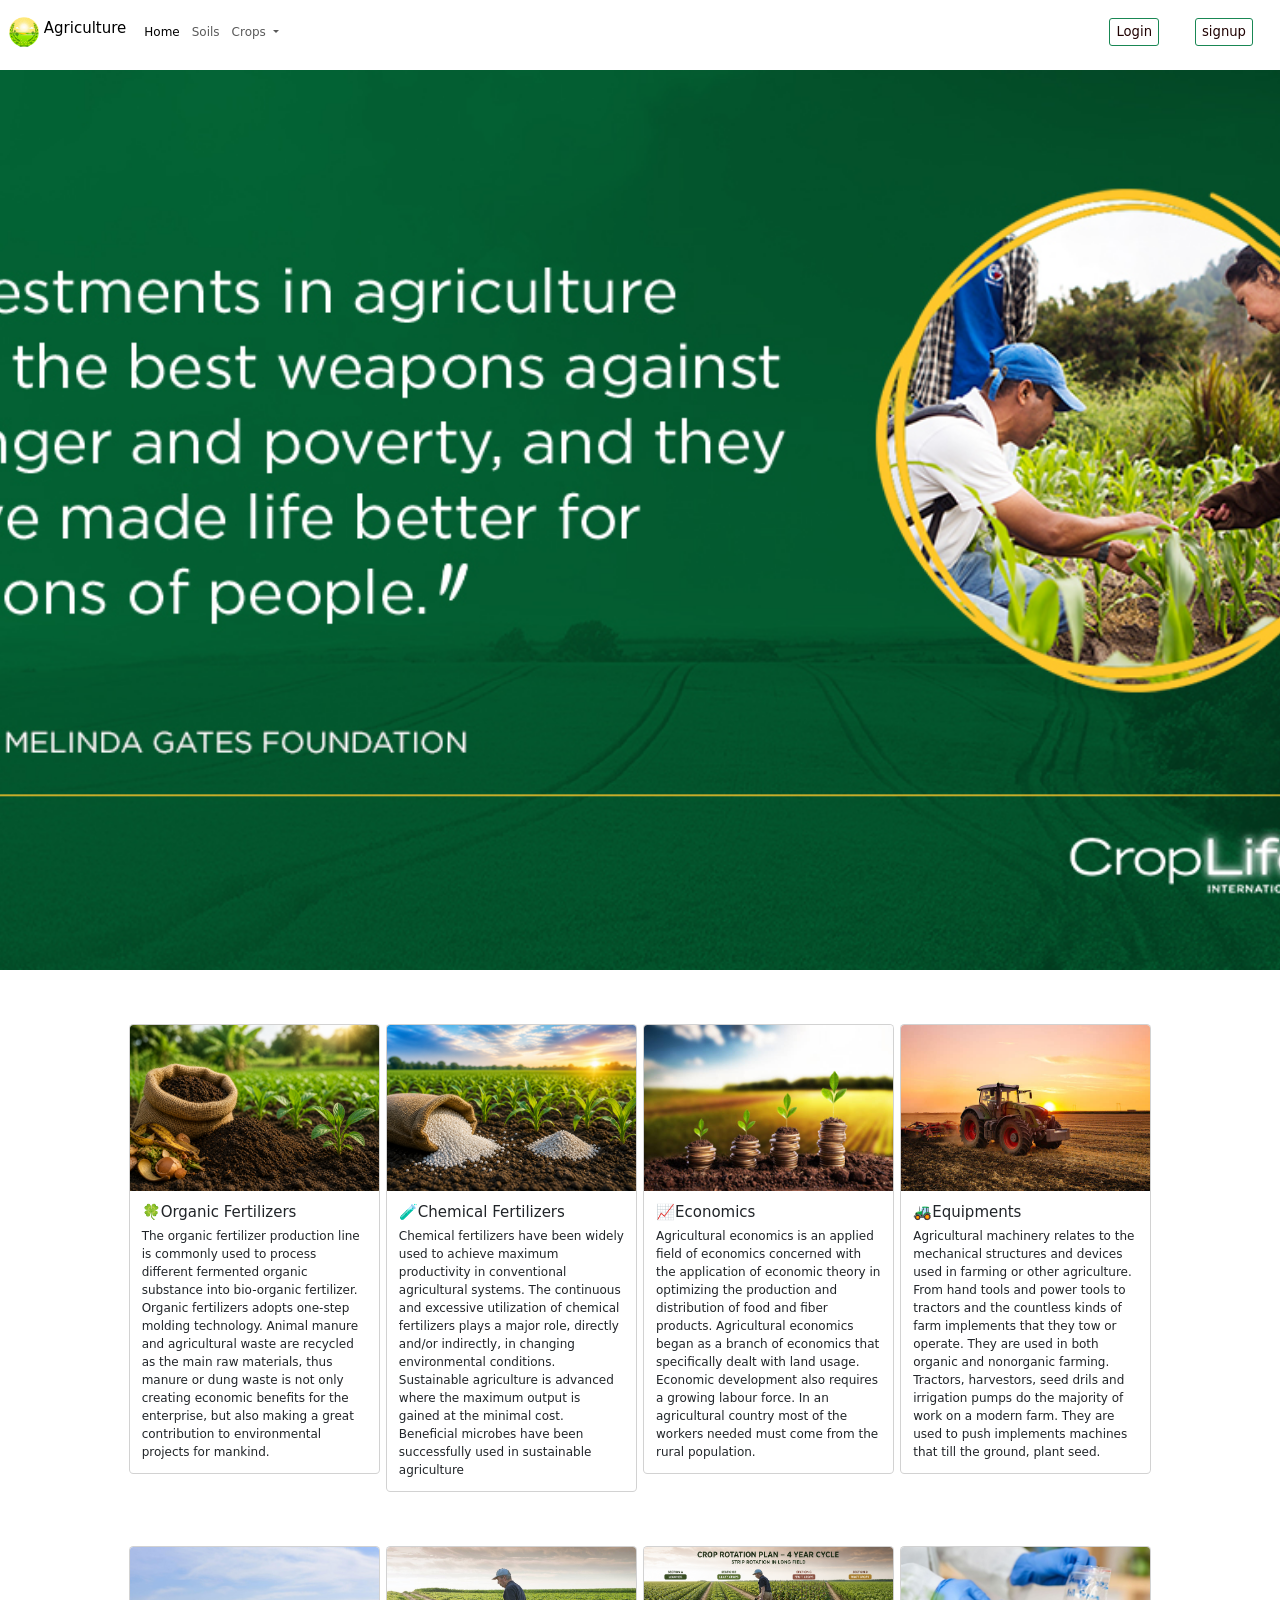
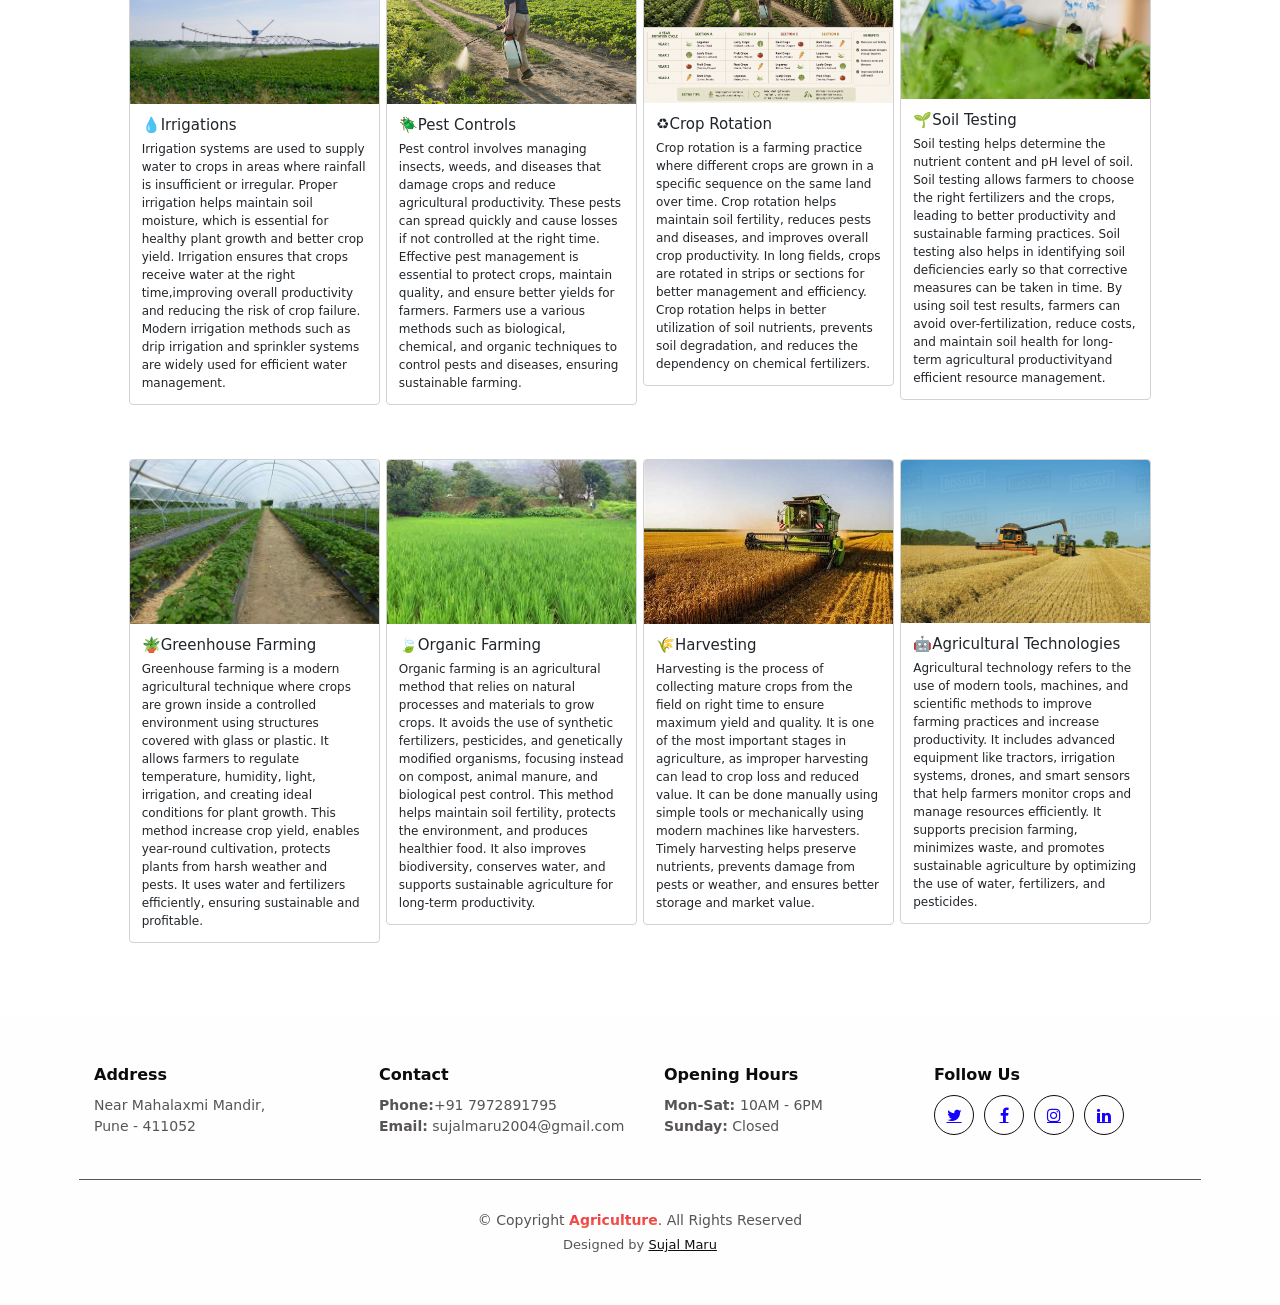
<file: index.html>
<!doctype html>
<html lang="en">

<head>
  <!-- Required meta tags -->
  <meta charset="utf-8">
  <meta name="viewport" content="width=device-width, initial-scale=1">
  <link rel="stylesheet" href="home.css">
  <link rel="stylesheet" href="https://cdnjs.cloudflare.com/ajax/libs/font-awesome/4.7.0/css/font-awesome.min.css">


  <!-- Bootstrap CSS -->
  <link href="https://cdn.jsdelivr.net/npm/bootstrap@5.0.2/dist/css/bootstrap.min.css" rel="stylesheet" integrity="sha384-EVSTQN3/azprG1Anm3QDgpJLIm9Nao0Yz1ztcQTwFspd3yD65VohhpuuCOmLASjC" crossorigin="anonymous">
  <style>
    @import url('https://fonts.googleapis.com/css2?family=Fredoka+One&family=Merriweather&family=Montserrat&family=Nunito:wght@200;300;400;600;700&family=Readex+Pro&family=Sacramento&display=swap');
  </style>
  <title> Smart Agro Portal</title>
</head>
<body>
  <nav class="navbar navbar-expand-lg navbar-light bg-">
    <div class="container-fluid">
      <a class="navbar-brand" href="#">
        <img src="Image/agrilogo.png" width="30px" height="30px" class="d-inline-block align-top" alt="">
          Agriculture
      </a>
      <div class="collapse navbar-collapse" id="navbarSupportedContent">
        <ul class="navbar-nav me-auto mb-2 mb-lg-0">
          <li class="nav-item">
            <a class="nav-link active" aria-current="page" href="index.html">Home</a>
          </li>
          <li class="nav-item">
            <a class="nav-link" href="Soil.html">Soils</a>
          </li>
          <li class="nav-item dropdown">
            <a class="nav-link dropdown-toggle" href="" id="navbarDropdown" role="button"
              data-bs-toggle="dropdown" aria-expanded="false">
              Crops
            </a>
            <ul class="dropdown-menu" aria-labelledby="navbarDropdown">
              <li><a id="Sugarcane" class="dropdown-item" href="sugarcane.html">Sugarcane</a></li>
              <li><a id="Wheat" class="dropdown-item" href="wheat.html">Wheat</a></li>
              <li><a id="rice" class="dropdown-item" href="rice.html">Rice</a></li>
              <li><a id="cotton" class="dropdown-item" href="cotton.html">Cotton</a></li>
              <li><a id="maize" class="dropdown-item" href="maize.html">Maize</a></li>
              <li><a id="tea" class="dropdown-item" href="tea.html">Tea</a></li>
            </ul>
          </li>
        </ul>
        <form class="d-flex">
          <button id="login" class="btn btn-outline-success mx-4 btn-sm" type="submit">
            <a href="php/login.php">Login</a></button>
          <button id="signup" class="btn btn-outline-success mx-4 btn-sm" type="submit">
            <a href="php/register.php">signup</a></button>
        </form>
      </div>
    </div>
  </nav>
      <h1 id="heading"><span></span></h1>
      <!--img src="index.jpg" class="img-fluid"--> 
    </div>
    
    <div class="CSSgal">

      <!-- Don't wrap targets in parent -->
      <s id="s1"></s> 
      <s id="s2"></s>
      <s id="s3"></s>
    
      <div class="slider">
        <div style="background-image: url('Image/image1.jpg');">
          <h2></h2>
        </div>
        <div style="background-image:url('Image/image2.jpg');">
          <h2></h2>
        </div>
        <div style="background-image:url('Image/image3.jpg');">
          <h2></h2>
        </div>
       
      </div>
      
      <div class="prevNext">
        <div><a href="#s1"></a><a href="#s2"></a></div>
        <div><a href="#s2"></a><a href="#s3"></a></div>
        <div><a href="#s3"></a><a href="#s1"></a></div>
        
      </div>
    
      <div class="bullets">
        <a href="#s1"></a>
        <a href="#s2"></a>
        <a href="#s3"></a>
        
      </div>
    
    </div>

<br>
<br>
<br>

 <div class="row row-cols-1 row-cols-md-5 justify-content-center g-2 hover-zoom">
   <div class="col">
     <div class="card">
       <img src="Image/fertilizer.png" class="card-img-top"  alt="...">
       <div class="card-body">
         <h5 class="card-title">🍀Organic Fertilizers</h5>
         <p class="card-text">The organic fertilizer production line is commonly used to process 
          different fermented organic substance into bio-organic fertilizer. Organic fertilizers 
          adopts one-step molding technology. Animal manure and agricultural waste are recycled 
          as the main raw materials, thus manure or dung waste is not only creating economic benefits 
          for the enterprise, but also making a great contribution to environmental projects for mankind.</p>
       </div>
     </div>
   </div>
   <div class="col">
     <div class="card">
       <img src="Image/chemical.png" class="card-img-top" alt="...">
       <div class="card-body">
         <h5 class="card-title">🧪Chemical Fertilizers</h5>
         <p class="card-text">Chemical fertilizers have been widely used to achieve maximum productivity 
          in conventional agricultural systems. The continuous and excessive utilization of chemical 
          fertilizers plays a major role, directly and/or indirectly, in changing environmental conditions.
          Sustainable agriculture is advanced where the maximum output is gained at the minimal cost. 
          Beneficial microbes have been successfully used in sustainable agriculture</p>
       </div>
     </div>
   </div>
   <div class="col">
     <div class="card">
       <img src="Image/card3.jpg" class="card-img-top" alt="...">
       <div class="card-body">
         <h5 class="card-title">📈Economics</h5>
         <p class="card-text">Agricultural economics is an applied field of economics concerned with the 
          application of economic theory in optimizing the production and distribution of food and fiber 
          products. Agricultural economics began as a branch of economics that specifically dealt with 
          land usage. Economic development also requires a growing labour force. In an agricultural 
          country most of the workers needed must come from the rural population.</p>
       </div>
     </div>
   </div>
   <div class="col">
     <div class="card">
       <img src="Image/card4.jpg" class="card-img-top" alt="...">
       <div class="card-body">
         <h5 class="card-title">🚜Equipments</h5>
         <p class="card-text">Agricultural machinery relates to the mechanical structures and devices used 
          in farming or other agriculture. From hand tools and power tools to tractors and the countless 
          kinds of farm implements that they tow or operate. They are used in both organic and 
          nonorganic farming. Tractors, harvestors, seed drils and irrigation pumps do the majority 
          of work on a modern farm. They are used to push implements machines that till the ground,
          plant seed.</p>
       </div>
     </div>
   </div>
 </div>

 <br>
 <br>
 <br>

  <div class="row row-cols-1 row-cols-md-5 justify-content-center g-2 hover-zoom">
    <div class="col">
      <div class="card">
        <img src="Image/irrigation.jpg" class="card-img-top"  alt="...">
        <div class="card-body">
         <h5 class="card-title">💧Irrigations</h5>
         <p class="card-text">Irrigation systems are used to supply water to crops in areas 
          where rainfall is insufficient or irregular. Proper irrigation helps maintain soil moisture, 
          which is essential for healthy plant growth and better crop yield. Irrigation ensures that crops 
          receive water at the right time,improving overall productivity and reducing the risk of crop 
          failure. Modern irrigation methods such as drip irrigation and sprinkler systems are widely used 
          for efficient water management.</p>
        </div>
      </div>
    </div>
  <div class="col">
     <div class="card">
       <img src="Image/pest control.jpg" class="card-img-top" alt="...">
       <div class="card-body">
         <h5 class="card-title">🪲Pest Controls</h5>
         <p class="card-text">Pest control involves managing insects, weeds, and diseases that damage 
          crops and reduce agricultural productivity. These pests can spread quickly and cause losses if 
          not controlled at the right time. Effective pest management is essential to protect crops, maintain 
          quality, and ensure better yields for farmers. Farmers use a various methods such as biological, 
          chemical, and organic techniques to control pests and diseases, ensuring sustainable farming. </p>
       </div>
     </div>
   </div>
  <div class="col">
     <div class="card">
       <img src="Image/crop rotation.png" class="card-img-top" alt="...">
       <div class="card-body">
         <h5 class="card-title">♻️Crop Rotation</h5>
         <p class="card-text">Crop rotation is a farming practice where different crops are grown in a 
          specific sequence on the same land over time. Crop rotation helps maintain soil fertility, 
          reduces pests and diseases, and improves overall crop productivity. In long fields, crops 
          are rotated in strips or sections for better management and efficiency. Crop rotation helps in 
          better utilization of soil nutrients, prevents soil degradation, and reduces the dependency 
          on chemical fertilizers.</p>
       </div>
     </div>
   </div>
  <div class="col">
     <div class="card">
       <img src="Image/soil testing.jpg" class="card-img-top" alt="...">
       <div class="card-body">
         <h5 class="card-title">🌱Soil Testing</h5>
         <p class="card-text">Soil testing helps determine the nutrient content and pH level of soil. 
          Soil testing allows farmers to choose the right fertilizers and the crops, leading to better 
          productivity and sustainable farming practices. Soil testing also helps in identifying soil 
          deficiencies early so that corrective measures can be taken in time. By using soil test results, 
          farmers can avoid over-fertilization, reduce costs, and maintain soil health for long-term 
          agricultural productivityand efficient resource management.</p>
       </div>
     </div>
   </div>
</div>


<br>
<br>
<br>

<div class="row row-cols-1 row-cols-md-5 justify-content-center g-2 hover-zoom">
  <div class="col">
     <div class="card">
       <img src="Image/greenhouse.jpg" class="card-img-top"  alt="...">
       <div class="card-body">
         <h5 class="card-title">🪴Greenhouse Farming</h5>
         <p class="card-text">Greenhouse farming is a modern agricultural technique where crops are grown 
          inside a controlled environment using structures covered with glass or plastic. It allows farmers 
          to regulate temperature, humidity, light, irrigation, and creating ideal conditions for plant growth.
          This method increase crop yield, enables year-round cultivation, protects plants from harsh 
          weather and pests. It uses water and fertilizers efficiently, ensuring sustainable and profitable.</p>
       </div>
     </div>
   </div>
   <div class="col">
     <div class="card">
       <img src="Image/organic.jpg" class="card-img-top"  alt="...">
       <div class="card-body">
         <h5 class="card-title">🍃Organic Farming</h5>
         <p class="card-text">Organic farming is an agricultural method that relies on natural processes 
          and materials to grow crops. It avoids the use of synthetic fertilizers, pesticides, and 
          genetically modified organisms, focusing instead on compost, animal manure, and biological pest 
          control. This method helps maintain soil fertility, protects the environment, and produces 
          healthier food. It also improves biodiversity, conserves water, and supports 
          sustainable agriculture for long-term productivity.</p>
       </div>
     </div>
   </div>
   <div class="col">
     <div class="card">
       <img src="Image/harvesting.jpg" class="card-img-top"  alt="...">
       <div class="card-body">
         <h5 class="card-title">🌾Harvesting</h5>
         <p class="card-text">Harvesting is the process of collecting mature crops from the field on
          right time to ensure maximum yield and quality. It is one of the most important stages in 
          agriculture, as improper harvesting can lead to crop loss and reduced value. It can be 
          done manually using simple tools or mechanically using modern machines like harvesters. 
          Timely harvesting helps preserve nutrients, prevents damage from pests or weather, and ensures 
          better storage and market value.</p>
       </div>
     </div>
   </div>
   <div class="col">
     <div class="card">
       <img src="Image/agrotech.jpg" class="card-img-top"  alt="...">
       <div class="card-body">
         <h5 class="card-title">🤖Agricultural Technologies</h5>
         <p class="card-text">Agricultural technology refers to the use of modern tools, machines, and 
          scientific methods to improve farming practices and increase productivity. It includes advanced 
          equipment like tractors, irrigation systems, drones, and smart sensors that help farmers monitor 
          crops and manage resources efficiently. It supports precision farming, minimizes waste, and promotes sustainable agriculture by 
          optimizing the use of water, fertilizers, and pesticides.</p>
       </div>
     </div>
   </div>
</div>

<br>
<br>
<br>
<br>

 <footer id="footer" class="footer">

   <div class="container">
     <div class="row gy-3">
       <div class="col-lg-3 col-md-6 d-flex">
         <i class="bi bi-geo-alt icon"></i>
         <div>
           <h4>Address</h4>
           <p>
             Near Mahalaxmi Mandir,
             <br>Pune - 411052<br>
           </p>
         </div>

       </div>

       <div class="col-lg-3 col-md-6 footer-links d-flex">
         <i class="bi bi-telephone icon"></i>
         <div>
           <h4>Contact</h4>
           <p>
             <strong>Phone:</strong>+91 7972891795<br>
             <strong>Email:</strong> sujalmaru2004@gmail.com<br>
           </p>
         </div>
       </div>

       <div class="col-lg-3 col-md-6 footer-links d-flex">
         <i class="bi bi-clock icon"></i>
         <div>
           <h4>Opening Hours</h4>
           <p>
             <strong>Mon-Sat: </strong>10AM - 6PM<br>
             <strong>Sunday:</strong>  Closed
           </p>
         </div>
       </div>

       <div class="col-lg-3 col-md-6 footer-links">
         <h4>Follow Us</h4>
         <div class="social-links d-flex">
           <a href="#" class="twitter"><i class="fa fa-twitter"></i></a>
           <a href="#" class="facebook"><i class="fa fa-facebook"></i></a>
           <a href="#" class="instagram"><i class="fa fa-instagram"></i></a>
           <a href="#" class="linkedin"><i class="fa fa-linkedin"></i></a>
         </div>
       </div>

     </div>
   </div>

   <div class="container">
     <div class="copyright">
       &copy; Copyright <strong><span>Agriculture</span></strong>. All Rights Reserved
     </div>
     <div class="credits">
       <!-- All the links in the footer should remain intact. -->
       <!-- You can delete the links only if you purchased the pro version. -->
       <!-- Licensing information: https://bootstrapmade.com/license/ -->
       <!-- Purchase the pro version with working PHP/AJAX contact form: https://bootstrapmade.com/yummy-bootstrap-restaurant-website-template/ -->
       Designed by <a href="https://bootstrapmade.com/">Sujal Maru</a>
     </div>
   </div>

 </footer>

 <script src="https://cdn.jsdelivr.net/npm/@popperjs/core@2.9.2/dist/umd/popper.min.js" integrity="sha384-IQsoLXl5PILFhosVNubq5LC7Qb9DXgDA9i+tQ8Zj3iwWAwPtgFTxbJ8NT4GN1R8p" crossorigin="anonymous"></script>
   <script src="https://cdn.jsdelivr.net/npm/bootstrap@5.0.2/dist/js/bootstrap.min.js" integrity="sha384-cVKIPhGWiC2Al4u+LWgxfKTRIcfu0JTxR+EQDz/bgldoEyl4H0zUF0QKbrJ0EcQF" crossorigin="anonymous"></script>



</body>

</html>
</file>
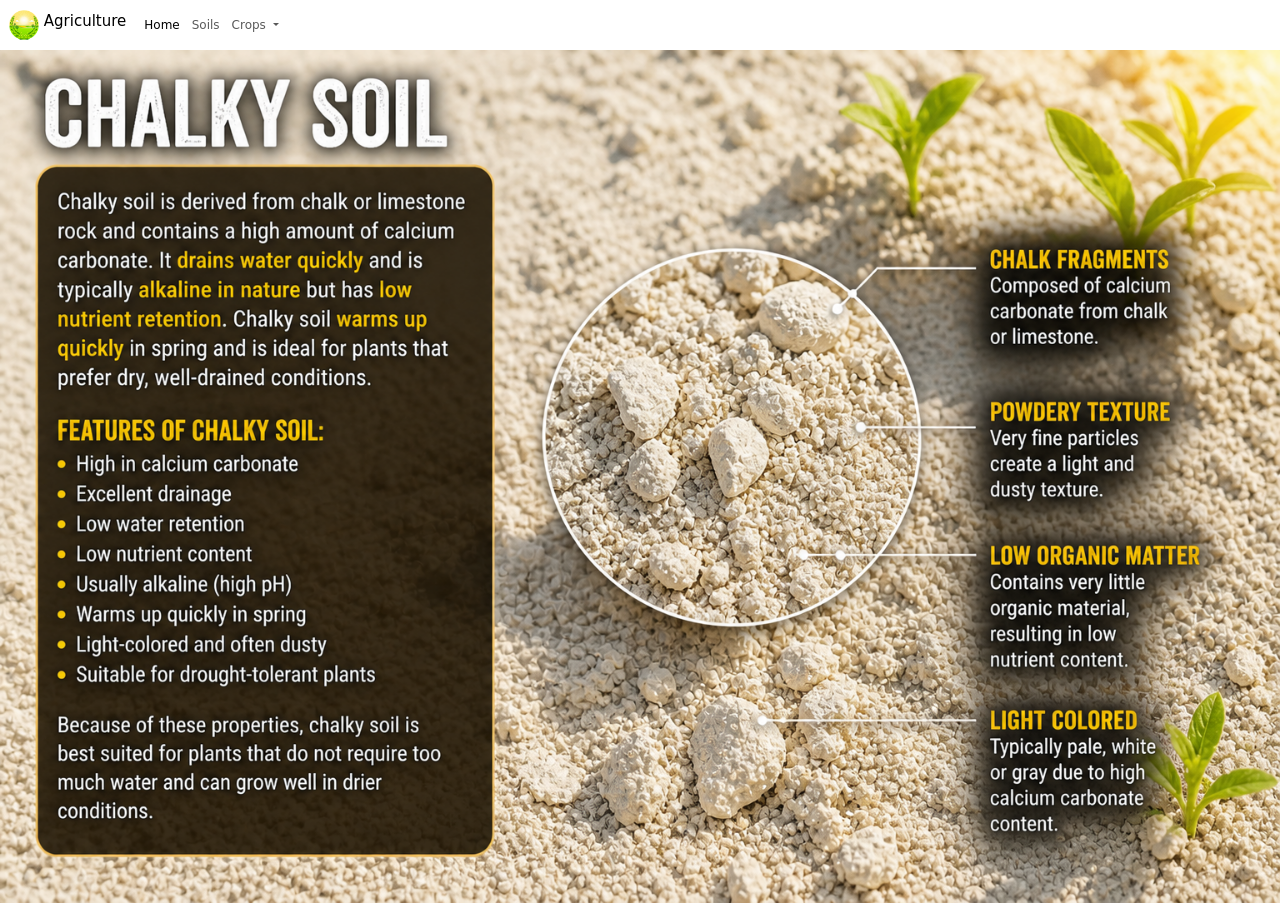
<file: chalkysoil.html>
<!DOCTYPE html>
<html lang="en">

<head>
    <meta charset="UTF-8">
    <meta http-equiv="X-UA-Compatible" content="IE=edge">
    <meta name="viewport" content="width=device-width, initial-scale=1.0">
    <title>Smart Agro Portal</title>
    <link rel="stylesheet" href="loamy.css">
    <link href="https://cdn.jsdelivr.net/npm/bootstrap@5.0.2/dist/css/bootstrap.min.css" rel="stylesheet" integrity="sha384-EVSTQN3/azprG1Anm3QDgpJLIm9Nao0Yz1ztcQTwFspd3yD65VohhpuuCOmLASjC" crossorigin="anonymous">
  <style>
    @import url('https://fonts.googleapis.com/css2?family=Fredoka+One&family=Merriweather&family=Montserrat&family=Nunito:wght@200;300;400;600;700&family=Readex+Pro&family=Sacramento&display=swap');
  </style>
</head>

<body>
    <section>
        <nav class="navbar navbar-expand-lg navbar-light bg-">
            <div class="container-fluid">
              <a class="navbar-brand" href="#">
                <img src="Image/agrilogo.png" width="30px" height="30px" class="d-inline-block align-top" alt="">
                  Agriculture
              </a>
              <div class="collapse navbar-collapse" id="navbarSupportedContent">
                <ul class="navbar-nav me-auto mb-2 mb-lg-0">
                  <li class="nav-item">
                    <a class="nav-link active" aria-current="page" href="index.html">Home</a>
                  </li>
                  <li class="nav-item">
                    <a class="nav-link" href="Soil.html">Soils</a>
                  </li>
                  <li class="nav-item dropdown">
                    <a class="nav-link dropdown-toggle" href="" id="navbarDropdown" role="button"
                      data-bs-toggle="dropdown" aria-expanded="false">
                      Crops
                    </a>
                    <ul class="dropdown-menu" aria-labelledby="navbarDropdown">
                      <li><a id="Sugarcane" class="dropdown-item" href="sugarcane.html">Sugarcane</a></li>
                      <li><a id="Wheat" class="dropdown-item" href="wheat.html">Wheat</a></li>
                      <li><a id="rice" class="dropdown-item" href="rice.html">Rice</a></li>
                      <li><a id="cotton" class="dropdown-item" href="cotton.html">Cotton</a></li>
                      <li><a id="maize" class="dropdown-item" href="maize.html">Maize</a></li>
                      <li><a id="tea" class="dropdown-item" href="tea.html">Tea</a></li>
                    </ul>
                  </li>
                </ul>
                <!--form class="d-flex">
                  <button id="login" class="btn btn-outline-success mx-4 btn-sm" type="submit"><a
                      href="home.html">Register</a></button>
                  <button id="signup" class="btn btn-outline-success mx-4 btn-sm" type="submit"><a
                      href="signup.html">Signup</a></button>
                </form-->
              </div>
            </div>
          </nav>
          </section>
    <section>
        <div class="loamysoil">
            <img class="backgrimg" src="Image/soil/chalkysoil.png" alt="">
            <!-- <div class="centered"> These soils are mainly composed of sand (greater than 70%) with very little clay
                (less than 15%) and/or silt. They generally hold low quantities of organic matter. The soil texture is
                either a sand or loamy sand. Because these soils contain very little clay or organic matter they tend to
                be very weakly structured. They are comparatively easy to work. No natural restructuring takes place on
                these soils so any compaction has to be removed using mechanical cultivations. As sand is inert with
                little surface bonding on particles the cation exchange capacity of these soils is very low. Due to the
                large particle size of sand they contain a large number of macropores which tend to contain air rather
                than water.
                Sandy soils can be worked relatively easily at any time, even in wet weather.
                They are normally free-draining, but some drains may be required where there is clay or other impervious
                material underneath, or a high water table.
                These soils are droughty as they have a very low available water capacity. For some crops irrigation is
                required. 
            </div> -->
        </div>
    </section>

<script src="https://cdn.jsdelivr.net/npm/bootstrap@5.1.3/dist/js/bootstrap.bundle.min.js"
  integrity="sha384-ka7Sk0Gln4gmtz2MlQnikT1wXgYsOg+OMhuP+IlRH9sENBO0LRn5q+8nbTov4+1p" crossorigin="anonymous"></script>


</body>
</html>
</file>
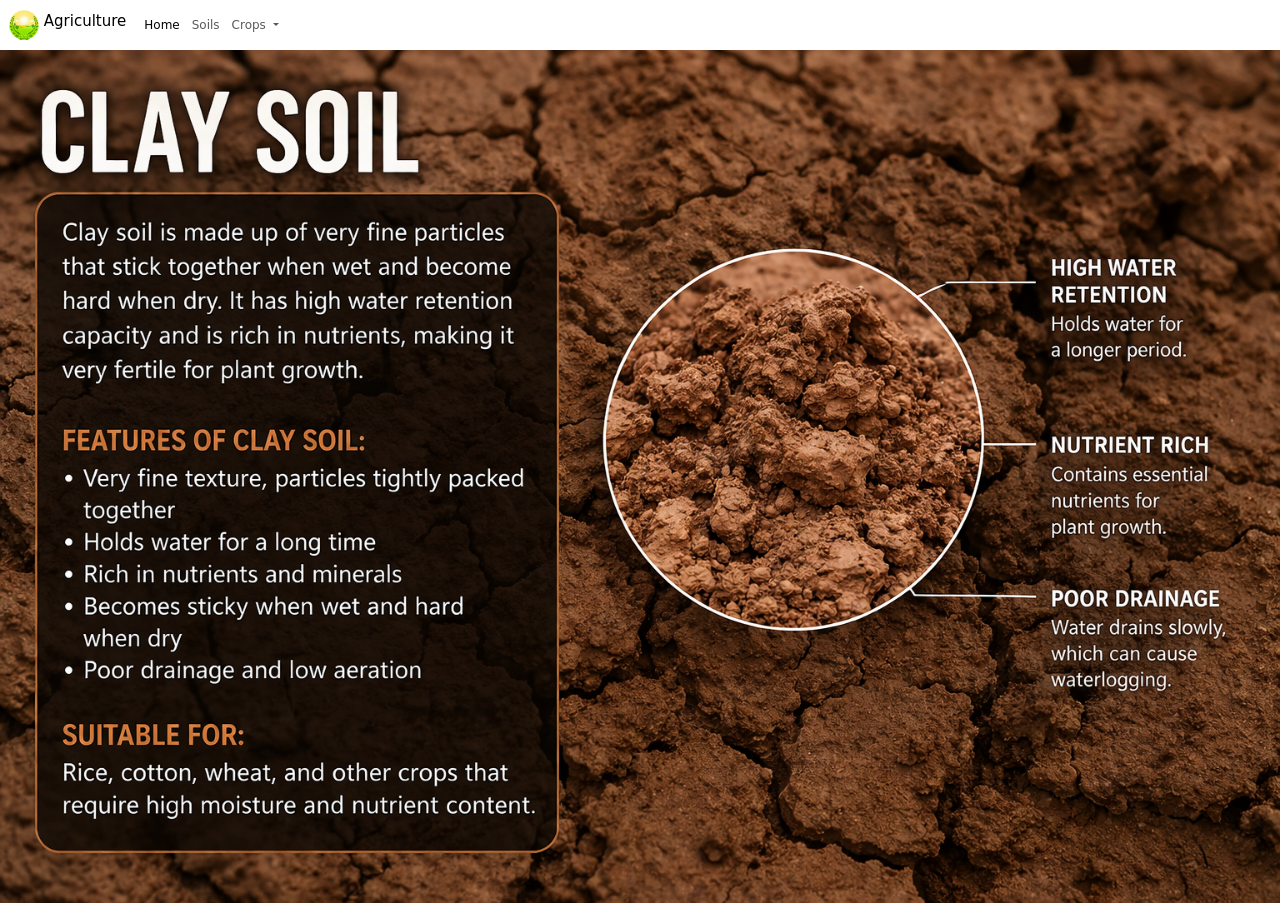
<file: claysoil.html>
<!DOCTYPE html>
<html lang="en">

<head>
    <meta charset="UTF-8">
    <meta http-equiv="X-UA-Compatible" content="IE=edge">
    <meta name="viewport" content="width=device-width, initial-scale=1.0">
    <title>Smart Agro Portal</title>
    <link rel="stylesheet" href="loamy.css">
    <link href="https://cdn.jsdelivr.net/npm/bootstrap@5.0.2/dist/css/bootstrap.min.css" rel="stylesheet" integrity="sha384-EVSTQN3/azprG1Anm3QDgpJLIm9Nao0Yz1ztcQTwFspd3yD65VohhpuuCOmLASjC" crossorigin="anonymous">
  <style>
    @import url('https://fonts.googleapis.com/css2?family=Fredoka+One&family=Merriweather&family=Montserrat&family=Nunito:wght@200;300;400;600;700&family=Readex+Pro&family=Sacramento&display=swap');
  </style>
</head>

<body>
    <section>
        <nav class="navbar navbar-expand-lg navbar-light bg-">
            <div class="container-fluid">
              <a class="navbar-brand" href="#">
                <img src="Image/agrilogo.png" width="30px" height="30px" class="d-inline-block align-top" alt="">
                  Agriculture
              </a>
              <div class="collapse navbar-collapse" id="navbarSupportedContent">
                <ul class="navbar-nav me-auto mb-2 mb-lg-0">
                  <li class="nav-item">
                    <a class="nav-link active" aria-current="page" href="index.html">Home</a>
                  </li>
                  <li class="nav-item">
                    <a class="nav-link" href="Soil.html">Soils</a>
                  </li>
                  <li class="nav-item dropdown">
                    <a class="nav-link dropdown-toggle" href="" id="navbarDropdown" role="button"
                      data-bs-toggle="dropdown" aria-expanded="false">
                      Crops
                    </a>
                    <ul class="dropdown-menu" aria-labelledby="navbarDropdown">
                      <li><a id="Sugarcane" class="dropdown-item" href="sugarcane.html">Sugarcane</a></li>
                      <li><a id="Wheat" class="dropdown-item" href="wheat.html">Wheat</a></li>
                      <li><a id="rice" class="dropdown-item" href="rice.html">Rice</a></li>
                      <li><a id="cotton" class="dropdown-item" href="cotton.html">Cotton</a></li>
                      <li><a id="maize" class="dropdown-item" href="maize.html">Maize</a></li>
                      <li><a id="tea" class="dropdown-item" href="tea.html">Tea</a></li>
                    </ul>
                  </li>
                </ul>
                <!--form class="d-flex">
                  <button id="login" class="btn btn-outline-success mx-4 btn-sm" type="submit"><a
                      href="home.html">Register</a></button>
                  <button id="signup" class="btn btn-outline-success mx-4 btn-sm" type="submit"><a
                      href="signup.html">Signup</a></button>
                </form-->
              </div>
            </div>
          </nav>
          </section>
    <section>
        <div class="loamysoil">
            <img class="backgrimg" src="Image/soil/claysoil.png" alt="">
            <!-- <div class="centered"> Clay soils feel very sticky and rolls like plasticine when wet.

                They can hold more total water than most other soil types and, although only about half of this is
                available to plants, crops seldom suffer from drought.
                They swell when wetted and shrink when dried, so a certain amount of restructuring can take place in
                these soils depending on weather conditions.
                They lie wet in winter and so stock should be taken off the land to avoid poaching (the compaction of
                soils by animals hooves).
                They are very late in warming up in the spring because water heats up more slowly than mineral matter.
                They are normally fairly rich in potash, but are deficient in phosphates.
                Clay soils usually need large infrequent dressings of lime.
                It holds water and nutrients. During dry spells, clay can still offer plants moisture. Because of clay
                soils low presence of macropores, “moisture moves through the profile quite slowly and nutrients have
                an incredible number of adsorption site.


            </div> -->
        </div>
    </section>

<script src="https://cdn.jsdelivr.net/npm/bootstrap@5.1.3/dist/js/bootstrap.bundle.min.js"
  integrity="sha384-ka7Sk0Gln4gmtz2MlQnikT1wXgYsOg+OMhuP+IlRH9sENBO0LRn5q+8nbTov4+1p" crossorigin="anonymous"></script>


</body>
</html>
</file>
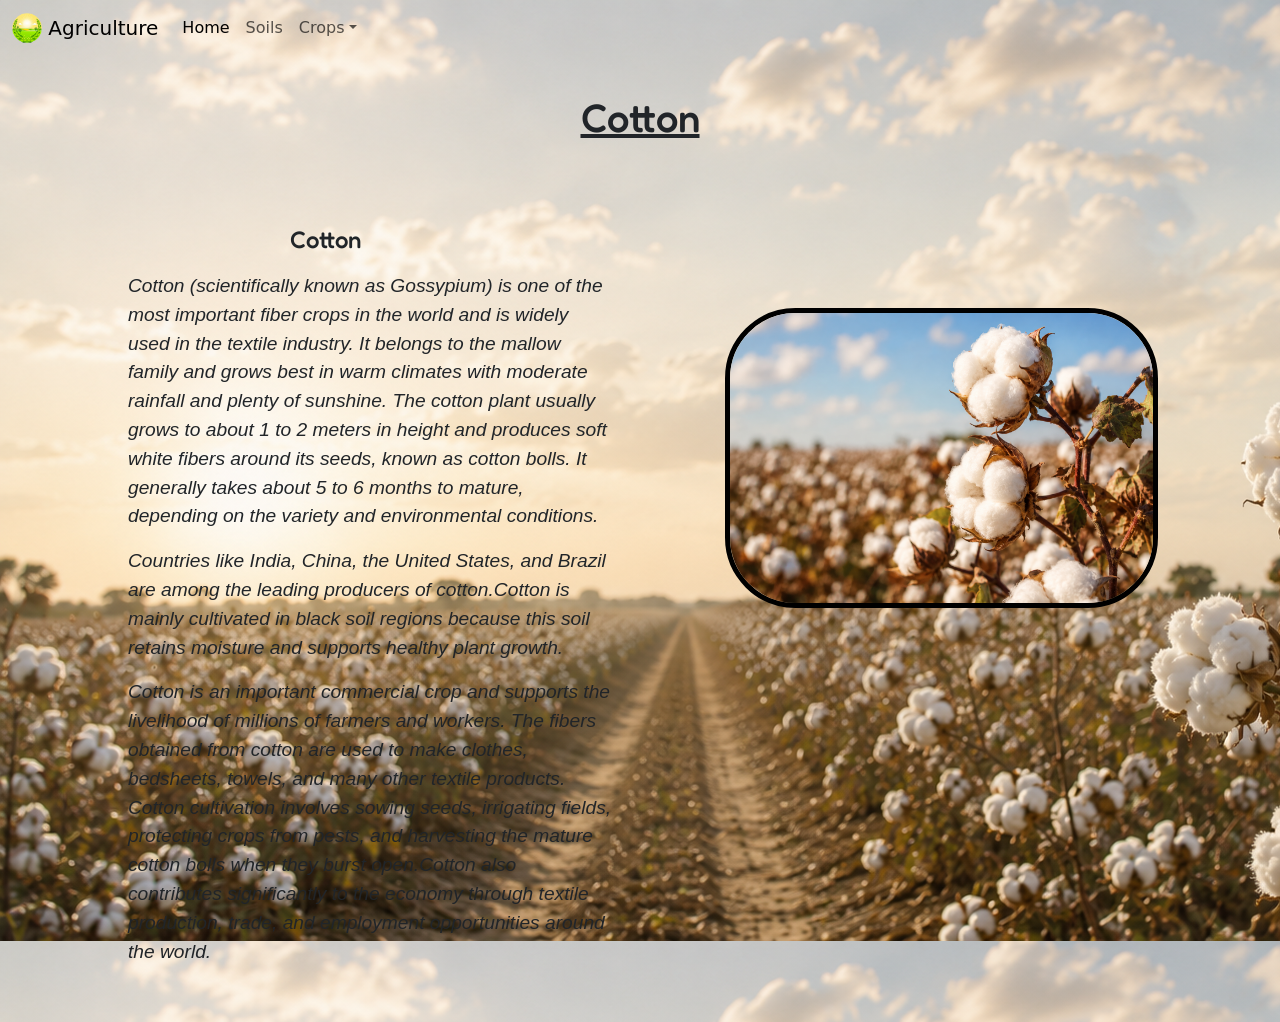
<file: cotton.html>
<!DOCTYPE html>
<html lang="en">

<head>
    <meta charset="UTF-8">
    <meta http-equiv="X-UA-Compatible" content="IE=edge">
    <meta name="viewport" content="width=device-width, initial-scale=1.0">
    <link rel="stylesheet" href="cotton.css">
    <link href="https://cdn.jsdelivr.net/npm/bootstrap@5.1.3/dist/css/bootstrap.min.css" rel="stylesheet"
  integrity="sha384-1BmE4kWBq78iYhFldvKuhfTAU6auU8tT94WrHftjDbrCEXSU1oBoqyl2QvZ6jIW3" crossorigin="anonymous">
  <style>
    @import url('https://fonts.googleapis.com/css2?family=Fredoka+One&family=Merriweather&family=Montserrat&family=Nunito:wght@200;300;400;600;700&family=Readex+Pro&family=Sacramento&display=swap');
  </style>
  <title>Smart Agro Portal</title>
</head>
<body>
    <section>
        <nav class="navbar navbar-expand-lg navbar-light bg-">
            <div class="container-fluid">
              <a class="navbar-brand" href="#">
                <img src="Image/agrilogo.png" width="30px" height="30px" class="d-inline-block align-top" alt="">
                  Agriculture
              </a>
              <div class="collapse navbar-collapse" id="navbarSupportedContent">
                <ul class="navbar-nav me-auto mb-2 mb-lg-0">
                  <li class="nav-item">
                    <a class="nav-link active" aria-current="page" href="index.html">Home</a>
                  </li>
                  <li class="nav-item">
                    <a class="nav-link" href="Soil.html">Soils</a>
                 </li>
                  <li class="nav-item dropdown">
                    <a class="nav-link dropdown-toggle" href="" id="navbarDropdown" role="button"
                    data-bs-toggle="dropdown" aria-expanded="false">Crops</a>
                    <ul class="dropdown-menu" aria-labelledby="navbarDropdown">
                      <li><a id="Sugarcane" class="dropdown-item" href="sugarcane.html">Sugarcane</a></li>
                      <li><a id="Wheat" class="dropdown-item" href="wheat.html">Wheat</a></li>
                      <li><a id="rice" class="dropdown-item" href="rice.html">Rice</a></li>
                      <li><a id="cotton" class="dropdown-item" href="cotton.html">Cotton</a></li>
                      <li><a id="maize" class="dropdown-item" href="maize.html">Maize</a></li>
                      <li><a id="tea" class="dropdown-item" href="tea.html">Tea</a></li>
                    </ul>
                  </li>
                </ul>
                <!---form class="d-flex">
                  <button id="login" class="btn btn-outline-success mx-4 btn-sm" type="submit"><a
                      href="home.html">Register</a></button>
                  <--button id="signup" class="btn btn-outline-success mx-4 btn-sm" type="submit"><a
                      href="signup.html">Signup</a></button>
                </form--->
              </div>
            </div>
          </nav>
          </section>


    <section class="courses">
        <h1 id="courseH">Cotton</h1>
        <div class="course-item">
            <div class="desc">
                <h2 class="course-h python-crs">Cotton</h2>
                <p class="crs-text">Cotton (scientifically known as Gossypium) is one of the most important 
                    fiber crops in the world and is widely used in the textile industry. It belongs to the 
                    mallow family and grows best in warm climates with moderate rainfall and plenty of sunshine. 
                    The cotton plant usually grows to about 1 to 2 meters in height and produces soft white 
                    fibers around its seeds, known as cotton bolls. It generally takes about 5 to 6 months to 
                    mature, depending on the variety and environmental conditions.</p>

                  <p class="crs-text">Countries like India, China, the United States, and Brazil are among 
                    the leading producers of cotton.Cotton is mainly cultivated in black soil regions because 
                    this soil retains moisture and supports healthy plant growth.</p>

                  <p class="crs-text">Cotton is an important commercial crop and supports the livelihood of 
                    millions of farmers and workers. The fibers obtained from cotton are used to make clothes, 
                    bedsheets, towels, and many other textile products. Cotton cultivation involves sowing seeds, 
                    irrigating fields, protecting crops from pests, and harvesting the mature cotton bolls when 
                    they burst open.Cotton also contributes significantly to the economy through textile production, 
                    trade, and employment opportunities around the world.</p>
            </div>
            <img src="Image/Crops/cotton.png" class="loamysoil" alt="">
        </div>
    </section>


<script src="https://cdn.jsdelivr.net/npm/bootstrap@5.1.3/dist/js/bootstrap.bundle.min.js"
  integrity="sha384-ka7Sk0Gln4gmtz2MlQnikT1wXgYsOg+OMhuP+IlRH9sENBO0LRn5q+8nbTov4+1p" crossorigin="anonymous"></script>


</body>
</html>
</file>
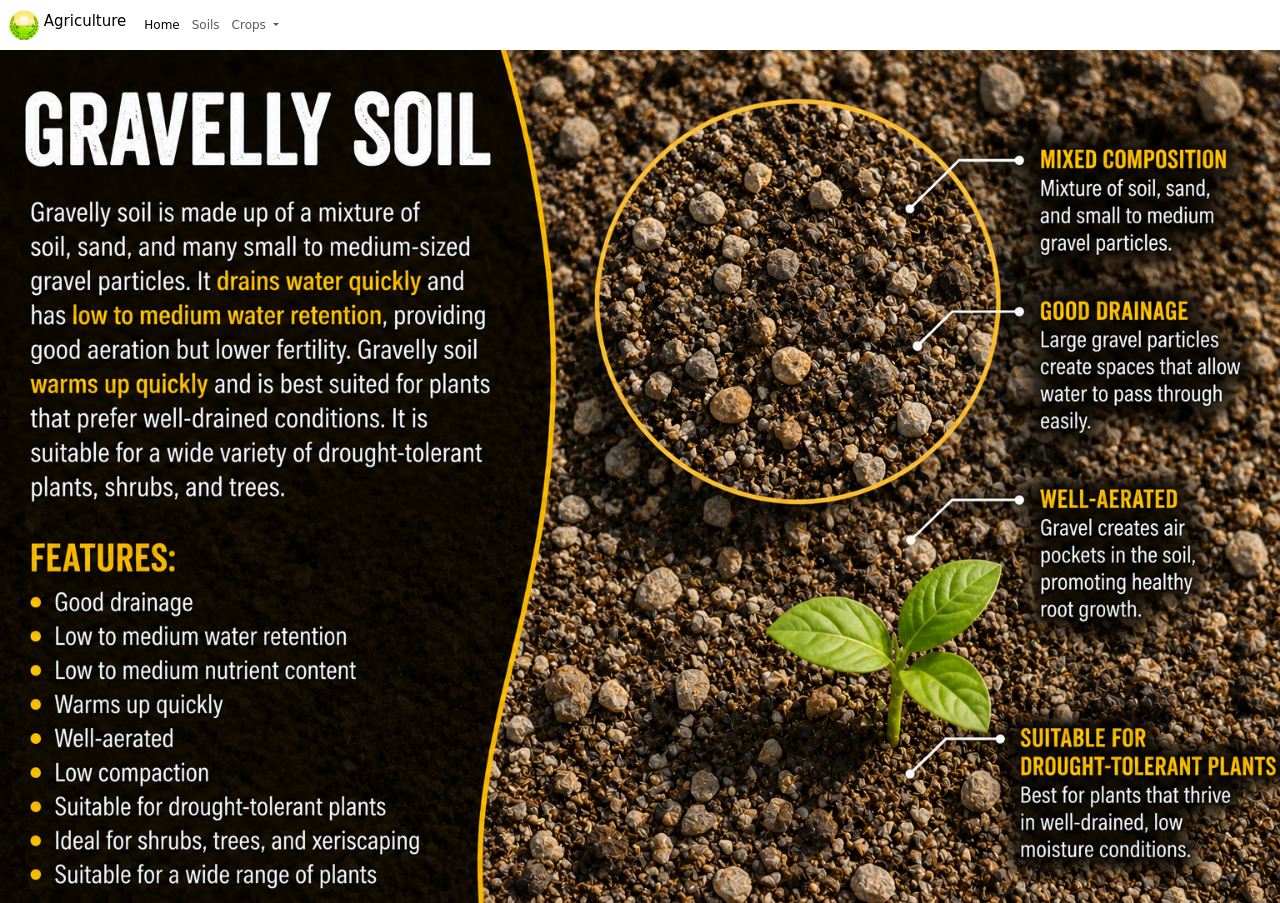
<file: gravelly.html>
<!DOCTYPE html>
<html lang="en">

<head>
    <meta charset="UTF-8">
    <meta http-equiv="X-UA-Compatible" content="IE=edge">
    <meta name="viewport" content="width=device-width, initial-scale=1.0">
    <title>Smart Agro Portal</title>
    <link rel="stylesheet" href="loamy.css">
    <link href="https://cdn.jsdelivr.net/npm/bootstrap@5.0.2/dist/css/bootstrap.min.css" rel="stylesheet" integrity="sha384-EVSTQN3/azprG1Anm3QDgpJLIm9Nao0Yz1ztcQTwFspd3yD65VohhpuuCOmLASjC" crossorigin="anonymous">
  <style>
    @import url('https://fonts.googleapis.com/css2?family=Fredoka+One&family=Merriweather&family=Montserrat&family=Nunito:wght@200;300;400;600;700&family=Readex+Pro&family=Sacramento&display=swap');
  </style>
</head>

<body>
    <section>
        <nav class="navbar navbar-expand-lg navbar-light bg-">
            <div class="container-fluid">
              <a class="navbar-brand" href="#">
                <img src="Image/agrilogo.png" width="30px" height="30px" class="d-inline-block align-top" alt="">
                  Agriculture
              </a>
              <div class="collapse navbar-collapse" id="navbarSupportedContent">
                <ul class="navbar-nav me-auto mb-2 mb-lg-0">
                  <li class="nav-item">
                    <a class="nav-link active" aria-current="page" href="index.html">Home</a>
                  </li>
                  <li class="nav-item">
                    <a class="nav-link" href="Soil.html">Soils</a>
                  </li>
                  <li class="nav-item dropdown">
                    <a class="nav-link dropdown-toggle" href="" id="navbarDropdown" role="button"
                      data-bs-toggle="dropdown" aria-expanded="false">
                      Crops
                    </a>
                    <ul class="dropdown-menu" aria-labelledby="navbarDropdown">
                      <li><a id="Sugarcane" class="dropdown-item" href="sugarcane.html">Sugarcane</a></li>
                      <li><a id="Wheat" class="dropdown-item" href="wheat.html">Wheat</a></li>
                      <li><a id="rice" class="dropdown-item" href="rice.html">Rice</a></li>
                      <li><a id="cotton" class="dropdown-item" href="cotton.html">Cotton</a></li>
                      <li><a id="maize" class="dropdown-item" href="maize.html">Maize</a></li>
                      <li><a id="tea" class="dropdown-item" href="tea.html">Tea</a></li>
                    </ul>
                  </li>
                </ul>
                <!--form class="d-flex">
                  <button id="login" class="btn btn-outline-success mx-4 btn-sm" type="submit"><a
                      href="home.html">Register</a></button>
                  <button id="signup" class="btn btn-outline-success mx-4 btn-sm" type="submit"><a
                      href="signup.html">Signup</a></button>
                </form-->
              </div>
            </div>
          </nav>
          </section>
    <section>
        <div class="loamysoil">
            <img class="backgrimg" src="Image/soil/gravellysoil.png" alt="">
            <!-- <div class="centered"> These soils are mainly composed of sand (greater than 70%) with very little clay
                (less than 15%) and/or silt. They generally hold low quantities of organic matter. The soil texture is
                either a sand or loamy sand. Because these soils contain very little clay or organic matter they tend to
                be very weakly structured. They are comparatively easy to work. No natural restructuring takes place on
                these soils so any compaction has to be removed using mechanical cultivations. As sand is inert with
                little surface bonding on particles the cation exchange capacity of these soils is very low. Due to the
                large particle size of sand they contain a large number of macropores which tend to contain air rather
                than water.
                Sandy soils can be worked relatively easily at any time, even in wet weather.
                They are normally free-draining, but some drains may be required where there is clay or other impervious
                material underneath, or a high water table.
                These soils are droughty as they have a very low available water capacity. For some crops irrigation is
                required. 
            </div> -->
        </div>
    </section>

<script src="https://cdn.jsdelivr.net/npm/bootstrap@5.1.3/dist/js/bootstrap.bundle.min.js"
  integrity="sha384-ka7Sk0Gln4gmtz2MlQnikT1wXgYsOg+OMhuP+IlRH9sENBO0LRn5q+8nbTov4+1p" crossorigin="anonymous"></script>


</body>
</html>
</file>
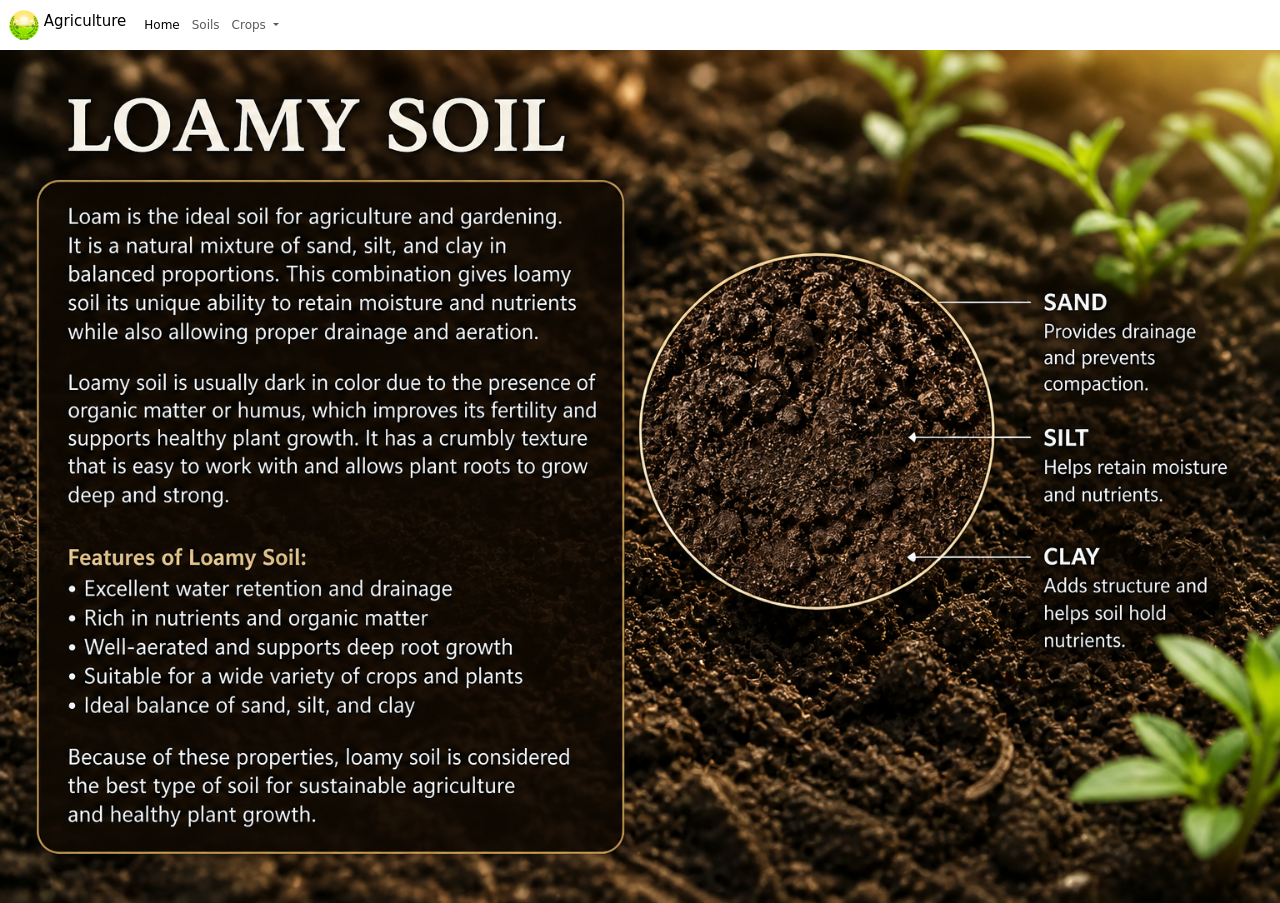
<file: Loamysoil.html>
<!DOCTYPE html>
<html lang="en">

<head>
    <meta charset="UTF-8">
    <meta http-equiv="X-UA-Compatible" content="IE=edge">
    <meta name="viewport" content="width=device-width, initial-scale=1.0">
    <title>Smart Agro Portal</title>
    <link rel="stylesheet" href="loamy.css">

    <link href="https://cdn.jsdelivr.net/npm/bootstrap@5.0.2/dist/css/bootstrap.min.css" rel="stylesheet" integrity="sha384-EVSTQN3/azprG1Anm3QDgpJLIm9Nao0Yz1ztcQTwFspd3yD65VohhpuuCOmLASjC" crossorigin="anonymous">
  <style>
    @import url('https://fonts.googleapis.com/css2?family=Fredoka+One&family=Merriweather&family=Montserrat&family=Nunito:wght@200;300;400;600;700&family=Readex+Pro&family=Sacramento&display=swap');
  </style>
</head>

<body>
    <section>
    <nav class="navbar navbar-expand-lg navbar-light bg-">
        <div class="container-fluid">
          <a class="navbar-brand" href="#">
            <img src="Image/agrilogo.png" width="30px" height="30px" class="d-inline-block align-top" alt="">
              Agriculture
          </a>
          <div class="collapse navbar-collapse" id="navbarSupportedContent">
            <ul class="navbar-nav me-auto mb-2 mb-lg-0">
              <li class="nav-item">
                <a class="nav-link active" aria-current="page" href="index.html">Home</a>
              </li>
              <li class="nav-item">
                <a class="nav-link" href="Soil.html">Soils</a>
              </li>
              <li class="nav-item dropdown">
                <a class="nav-link dropdown-toggle" href="" id="navbarDropdown" role="button"
                  data-bs-toggle="dropdown" aria-expanded="false">
                  Crops
                </a>
                <ul class="dropdown-menu" aria-labelledby="navbarDropdown">
                  <li><a id="Sugarcane" class="dropdown-item" href="sugarcane.html">Sugarcane</a></li>
                  <li><a id="Wheat" class="dropdown-item" href="wheat.html">Wheat</a></li>
                  <li><a id="rice" class="dropdown-item" href="rice.html">Rice</a></li>
                  <li><a id="cotton" class="dropdown-item" href="cotton.html">Cotton</a></li>
                  <li><a id="maize" class="dropdown-item" href="maize.html">Maize</a></li>
                  <li><a id="tea" class="dropdown-item" href="tea.html">Tea</a></li>
                </ul>
              </li>
            </ul>
            <!--form class="d-flex">
              <button id="login" class="btn btn-outline-success mx-4 btn-sm" type="submit"><a
                  href="home.html">Register</a></button>
              <-button id="signup" class="btn btn-outline-success mx-4 btn-sm" type="submit"><a
                  href="signup.html">Signup</a></button>
            </form-->
          </div>
        </div>
      </nav>
      </section>
      <section>
        <div class="loamysoil">
            <img class="backgrimg" src="Image/soil/loamysoil.png" alt="">
            <!-- <div class="centered"> Loam is the type of agriculture soil. It is a combination of sand, silt and clay such
                that
                the beneficial properties of each are included. For instance, it has the ability to retain moisture and
                nutrients; hence, it is more suitable for farming. This soil is also referred to as agricultural soil as
                it includes an equilibrium of all three types of soil materials, being sandy, clay, and silt, and it
                also happens to have humus. Apart from these, it also has higher calcium and pH levels because of its
                inorganic origins.
                Loamy soil is suitable and the best soil for growing crops such as cotton, oilseeds, sugarcane, wheat,
                pulses, jute and other vegetables.
                Loamy Soil is the mixture of clay, sand and silt soil which consists of additional organic matter and is
                very fertile compared to other types of soil. It is well suited for cultivation as the plant roots get a
                sufficient amount of water and nutrients for their growth and development.loam, Rich, friable (crumbly)
                soil with nearly equal parts of sand and silt, and somewhat less clay. The term is sometimes used
                imprecisely to mean earth or soil in general.
            </div> -->
        </div>
    </section>

<script src="https://cdn.jsdelivr.net/npm/bootstrap@5.1.3/dist/js/bootstrap.bundle.min.js"
  integrity="sha384-ka7Sk0Gln4gmtz2MlQnikT1wXgYsOg+OMhuP+IlRH9sENBO0LRn5q+8nbTov4+1p" crossorigin="anonymous"></script>


</body>
</html>
</file>
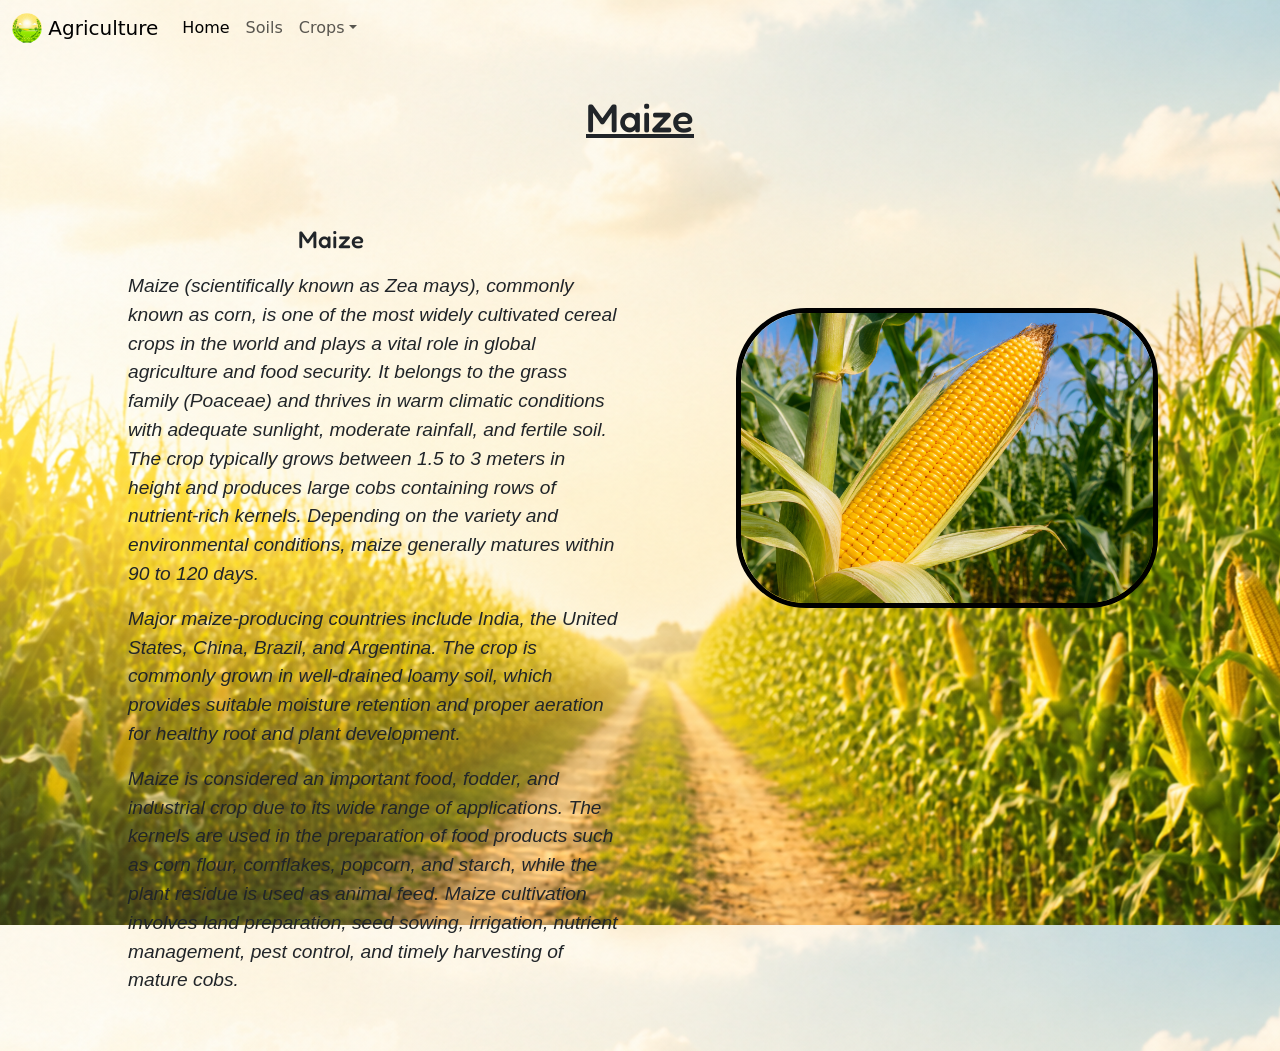
<file: maize.html>
<!DOCTYPE html>
<html lang="en">

<head>
    <meta charset="UTF-8">
    <meta http-equiv="X-UA-Compatible" content="IE=edge">
    <meta name="viewport" content="width=device-width, initial-scale=1.0">
    <link rel="stylesheet" href="maize.css">
    <link href="https://cdn.jsdelivr.net/npm/bootstrap@5.1.3/dist/css/bootstrap.min.css" rel="stylesheet"
  integrity="sha384-1BmE4kWBq78iYhFldvKuhfTAU6auU8tT94WrHftjDbrCEXSU1oBoqyl2QvZ6jIW3" crossorigin="anonymous">
  <style>
    @import url('https://fonts.googleapis.com/css2?family=Fredoka+One&family=Merriweather&family=Montserrat&family=Nunito:wght@200;300;400;600;700&family=Readex+Pro&family=Sacramento&display=swap');
  </style>
  <title>Smart Agro Portal</title>
</head>
<body>
    <section>
        <nav class="navbar navbar-expand-lg navbar-light bg-">
            <div class="container-fluid">
              <a class="navbar-brand" href="#">
                <img src="Image/agrilogo.png" width="30px" height="30px" class="d-inline-block align-top" alt="">
                  Agriculture
              </a>
              <div class="collapse navbar-collapse" id="navbarSupportedContent">
                <ul class="navbar-nav me-auto mb-2 mb-lg-0">
                  <li class="nav-item">
                    <a class="nav-link active" aria-current="page" href="index.html">Home</a>
                  </li>
                  <li class="nav-item">
                    <a class="nav-link" href="Soil.html">Soils</a>
                 </li>
                  <li class="nav-item dropdown">
                    <a class="nav-link dropdown-toggle" href="" id="navbarDropdown" role="button"
                    data-bs-toggle="dropdown" aria-expanded="false">Crops</a>
                    <ul class="dropdown-menu" aria-labelledby="navbarDropdown">
                      <li><a id="Sugarcane" class="dropdown-item" href="sugarcane.html">Sugarcane</a></li>
                      <li><a id="Wheat" class="dropdown-item" href="wheat.html">Wheat</a></li>
                      <li><a id="rice" class="dropdown-item" href="rice.html">Rice</a></li>
                      <li><a id="cotton" class="dropdown-item" href="cotton.html">Cotton</a></li>
                      <li><a id="maize" class="dropdown-item" href="maize.html">Maize</a></li>
                      <li><a id="tea" class="dropdown-item" href="tea.html">Tea</a></li>
                    </ul>
                  </li>
                </ul>
                <!---form class="d-flex">
                  <button id="login" class="btn btn-outline-success mx-4 btn-sm" type="submit"><a
                      href="home.html">Register</a></button>
                  <--button id="signup" class="btn btn-outline-success mx-4 btn-sm" type="submit"><a
                      href="signup.html">Signup</a></button>
                </form--->
              </div>
            </div>
          </nav>
          </section>


    <section class="courses">
        <h1 id="courseH">Maize</h1>
        <div class="course-item">
            <div class="desc">
                <h2 class="course-h python-crs">Maize</h2>
                <p class="crs-text">Maize (scientifically known as Zea mays), commonly known as corn, is one 
                    of the most widely cultivated cereal crops in the world and plays a vital role in 
                    global agriculture and food security. It belongs to the grass family (Poaceae) and 
                    thrives in warm climatic conditions with adequate sunlight, moderate rainfall, and 
                    fertile soil. The crop typically grows between 1.5 to 3 meters in height and produces 
                    large cobs containing rows of nutrient-rich kernels. Depending on the variety and 
                    environmental conditions, maize generally matures within 90 to 120 days.</p>

                  <p class="crs-text">Major maize-producing countries include India, the United States, 
                    China, Brazil, and Argentina. The crop is commonly grown in well-drained loamy soil, 
                    which provides suitable moisture retention and proper aeration for healthy root and 
                    plant development.</p>

                  <p class="crs-text">Maize is considered an important food, fodder, and industrial crop 
                    due to its wide range of applications. The kernels are used in the preparation of food 
                    products such as corn flour, cornflakes, popcorn, and starch, while the plant residue 
                    is used as animal feed. Maize cultivation involves land preparation, seed sowing, 
                    irrigation, nutrient management, pest control, and timely harvesting of mature cobs.</p>
            </div>
            <img src="Image/Crops/maize.png" class="loamysoil" alt="">
        </div>
    </section>


<script src="https://cdn.jsdelivr.net/npm/bootstrap@5.1.3/dist/js/bootstrap.bundle.min.js"
  integrity="sha384-ka7Sk0Gln4gmtz2MlQnikT1wXgYsOg+OMhuP+IlRH9sENBO0LRn5q+8nbTov4+1p" crossorigin="anonymous"></script>


</body>
</html>
</file>
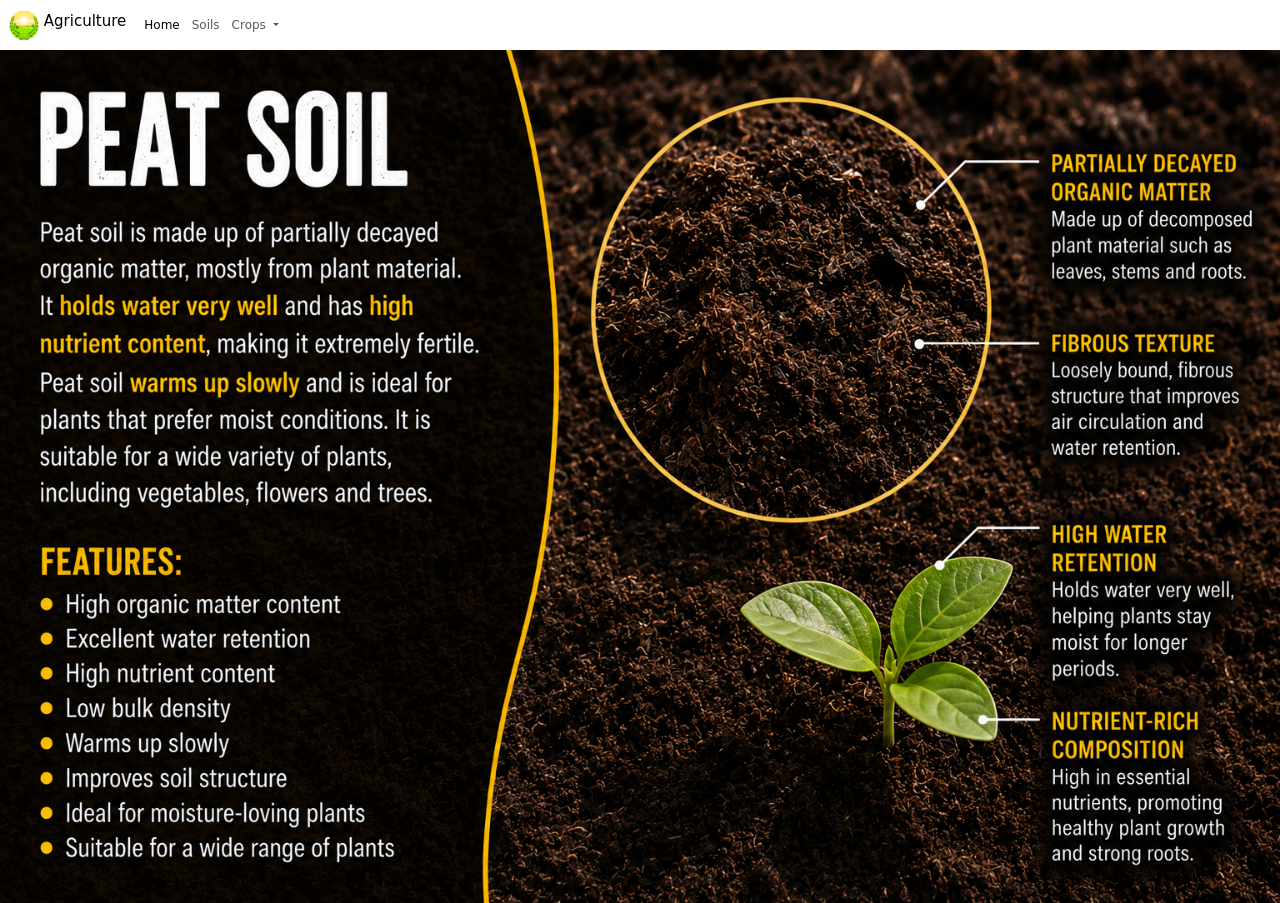
<file: peat.html>
<!DOCTYPE html>
<html lang="en">

<head>
    <meta charset="UTF-8">
    <meta http-equiv="X-UA-Compatible" content="IE=edge">
    <meta name="viewport" content="width=device-width, initial-scale=1.0">
    <title>Smart Agro Portal</title>
    <link rel="stylesheet" href="loamy.css">
    <link href="https://cdn.jsdelivr.net/npm/bootstrap@5.0.2/dist/css/bootstrap.min.css" rel="stylesheet" integrity="sha384-EVSTQN3/azprG1Anm3QDgpJLIm9Nao0Yz1ztcQTwFspd3yD65VohhpuuCOmLASjC" crossorigin="anonymous">
  <style>
    @import url('https://fonts.googleapis.com/css2?family=Fredoka+One&family=Merriweather&family=Montserrat&family=Nunito:wght@200;300;400;600;700&family=Readex+Pro&family=Sacramento&display=swap');
  </style>
</head>

<body>
    <section>
        <nav class="navbar navbar-expand-lg navbar-light bg-">
            <div class="container-fluid">
              <a class="navbar-brand" href="#">
                <img src="Image/agrilogo.png" width="30px" height="30px" class="d-inline-block align-top" alt="">
                  Agriculture
              </a>
              <div class="collapse navbar-collapse" id="navbarSupportedContent">
                <ul class="navbar-nav me-auto mb-2 mb-lg-0">
                  <li class="nav-item">
                    <a class="nav-link active" aria-current="page" href="index.html">Home</a>
                  </li>
                  <li class="nav-item">
                    <a class="nav-link" href="Soil.html">Soils</a>
                  </li>
                  <li class="nav-item dropdown">
                    <a class="nav-link dropdown-toggle" href="" id="navbarDropdown" role="button"
                      data-bs-toggle="dropdown" aria-expanded="false">
                      Crops
                    </a>
                    <ul class="dropdown-menu" aria-labelledby="navbarDropdown">
                      <li><a id="Sugarcane" class="dropdown-item" href="sugarcane.html">Sugarcane</a></li>
                      <li><a id="Wheat" class="dropdown-item" href="wheat.html">Wheat</a></li>
                      <li><a id="rice" class="dropdown-item" href="rice.html">Rice</a></li>
                      <li><a id="cotton" class="dropdown-item" href="cotton.html">Cotton</a></li>
                      <li><a id="maize" class="dropdown-item" href="maize.html">Maize</a></li>
                      <li><a id="tea" class="dropdown-item" href="tea.html">Tea</a></li>
                    </ul>
                  </li>
                </ul>
                <!--form class="d-flex">
                  <button id="login" class="btn btn-outline-success mx-4 btn-sm" type="submit"><a
                      href="home.html">Register</a></button>
                  <button id="signup" class="btn btn-outline-success mx-4 btn-sm" type="submit"><a
                      href="signup.html">Signup</a></button>
                </form-->
              </div>
            </div>
          </nav>
          </section>
    <section>
        <div class="loamysoil">
            <img class="backgrimg" src="Image/soil/peatsoil.png" alt="">
            <!-- <div class="centered"> These soils are mainly composed of sand (greater than 70%) with very little clay
                (less than 15%) and/or silt. They generally hold low quantities of organic matter. The soil texture is
                either a sand or loamy sand. Because these soils contain very little clay or organic matter they tend to
                be very weakly structured. They are comparatively easy to work. No natural restructuring takes place on
                these soils so any compaction has to be removed using mechanical cultivations. As sand is inert with
                little surface bonding on particles the cation exchange capacity of these soils is very low. Due to the
                large particle size of sand they contain a large number of macropores which tend to contain air rather
                than water.
                Sandy soils can be worked relatively easily at any time, even in wet weather.
                They are normally free-draining, but some drains may be required where there is clay or other impervious
                material underneath, or a high water table.
                These soils are droughty as they have a very low available water capacity. For some crops irrigation is
                required. 
            </div> -->
        </div>
    </section>

<script src="https://cdn.jsdelivr.net/npm/bootstrap@5.1.3/dist/js/bootstrap.bundle.min.js"
  integrity="sha384-ka7Sk0Gln4gmtz2MlQnikT1wXgYsOg+OMhuP+IlRH9sENBO0LRn5q+8nbTov4+1p" crossorigin="anonymous"></script>


</body>
</html>
</file>
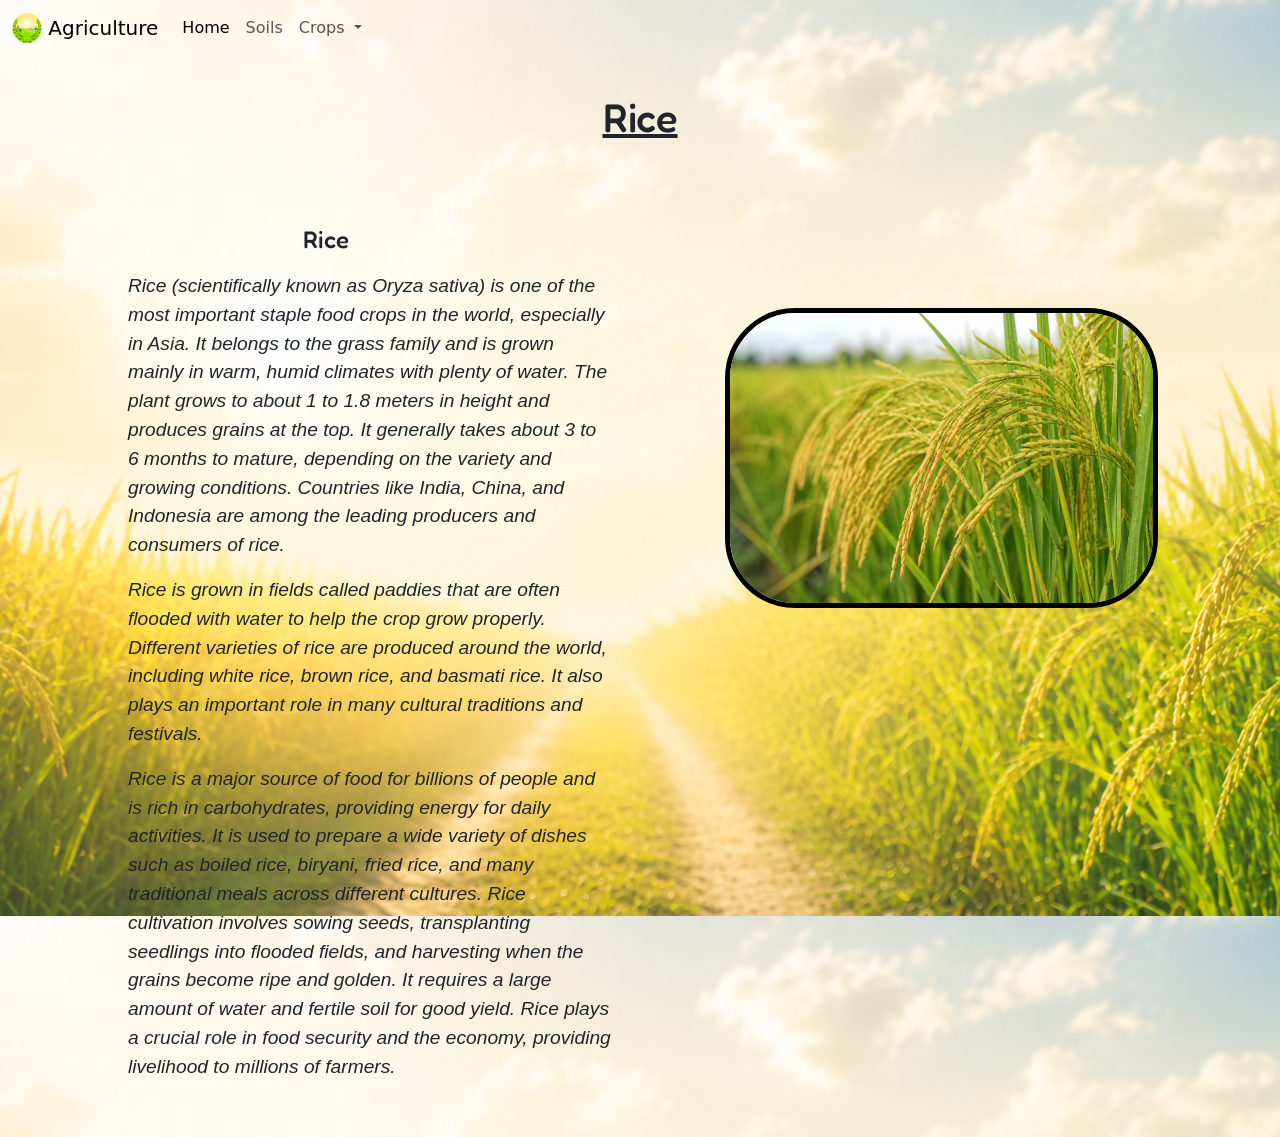
<file: rice.html>
<!DOCTYPE html>
<html lang="en">

<head>
    <meta charset="UTF-8">
    <meta http-equiv="X-UA-Compatible" content="IE=edge">
    <meta name="viewport" content="width=device-width, initial-scale=1.0">
    <link rel="stylesheet" href="rice.css">
    <!-- <link rel="stylesheet" href="home.css"> -->
    <link href="https://cdn.jsdelivr.net/npm/bootstrap@5.0.2/dist/css/bootstrap.min.css" rel="stylesheet" integrity="sha384-EVSTQN3/azprG1Anm3QDgpJLIm9Nao0Yz1ztcQTwFspd3yD65VohhpuuCOmLASjC" crossorigin="anonymous">
  <style>
    @import url('https://fonts.googleapis.com/css2?family=Fredoka+One&family=Merriweather&family=Montserrat&family=Nunito:wght@200;300;400;600;700&family=Readex+Pro&family=Sacramento&display=swap');
  </style>
  <title>Smart Agro Portal</title>
</head>

<body>
    <section>
        <nav class="navbar navbar-expand-lg navbar-light bg-">
            <div class="container-fluid">
              <a class="navbar-brand" href="#">
                <img src="Image/agrilogo.png" width="30px" height="30px" class="d-inline-block align-top" alt="">
                  Agriculture
              </a>
              <div class="collapse navbar-collapse" id="navbarSupportedContent">
                <ul class="navbar-nav me-auto mb-2 mb-lg-0">
                  <li class="nav-item">
                    <a class="nav-link active" aria-current="page" href="index.html">Home</a>
                  </li>
                  <li class="nav-item">
                    <a class="nav-link" href="Soil.html">Soils</a>
                  </li>
                  <li class="nav-item dropdown">
                    <a class="nav-link dropdown-toggle" href="" id="navbarDropdown" role="button"
                      data-bs-toggle="dropdown" aria-expanded="false">
                      Crops
                    </a>
                    <ul class="dropdown-menu" aria-labelledby="navbarDropdown">
                      <li><a id="Sugarcane" class="dropdown-item" href="sugarcane.html">Sugarcane</a></li>
                      <li><a id="Wheat" class="dropdown-item" href="wheat.html">Wheat</a></li>
                      <li><a id="rice" class="dropdown-item" href="rice.html">Rice</a></li>
                      <li><a id="cotton" class="dropdown-item" href="cotton.html">Cotton</a></li>
                      <li><a id="maize" class="dropdown-item" href="maize.html">Maize</a></li>
                      <li><a id="tea" class="dropdown-item" href="tea.html">Tea</a></li>
                    </ul>
                  </li>
                </ul>
                <!--form class="d-flex">
                  <button id="login" class="btn btn-outline-success mx-4 btn-sm" type="submit"><a
                      href="home.html">Register</a></button>
                  <button id="signup" class="btn btn-outline-success mx-4 btn-sm" type="submit"><a
                      href="signup.html">Signup</a></button>
                </form-->
              </div>
            </div>
          </nav>
          </section>


    <section class="courses">
        <h1 id="courseH">Rice</h1>
        <div class="course-item">
            <div class="desc">
                <h2 class="course-h python-crs">Rice</h2>
                <p class="crs-text">Rice (scientifically known as Oryza sativa) is one of the most important 
                  staple food crops in the world, especially in Asia. It belongs to the grass family and is 
                  grown mainly in warm, humid climates with plenty of water. The plant grows to about 1 to 
                  1.8 meters in height and produces grains at the top. It generally takes about 3 to 6 months 
                  to mature, depending on the variety and growing conditions. Countries like India, China, 
                  and Indonesia are among the leading producers and consumers of rice.</p>

                  <p class="crs-text">Rice is grown in fields called paddies that are often flooded with 
                    water to help the crop grow properly. Different varieties of rice are produced around 
                    the world, including white rice, brown rice, and basmati rice. It also plays an 
                    important role in many cultural traditions and festivals.</p>

                   <p class="crs-text">Rice is a major source of food for billions of people and is rich 
                    in carbohydrates, providing energy for daily activities. It is used to prepare a wide 
                    variety of dishes such as boiled rice, biryani, fried rice, and many traditional meals 
                    across different cultures. Rice cultivation involves sowing seeds, transplanting 
                    seedlings into flooded fields, and harvesting when the grains become ripe and golden. 
                    It requires a large amount of water and fertile soil for good yield. Rice plays a 
                    crucial role in food security and the economy, providing livelihood to millions of farmers.</p>
                </div>
                    <img src="Image/Crops/rice.png" class="loamysoil" alt="">
            </div>
    </section>

<script src="https://cdn.jsdelivr.net/npm/bootstrap@5.1.3/dist/js/bootstrap.bundle.min.js"
  integrity="sha384-ka7Sk0Gln4gmtz2MlQnikT1wXgYsOg+OMhuP+IlRH9sENBO0LRn5q+8nbTov4+1p" crossorigin="anonymous"></script>

</body>
</html>
</file>
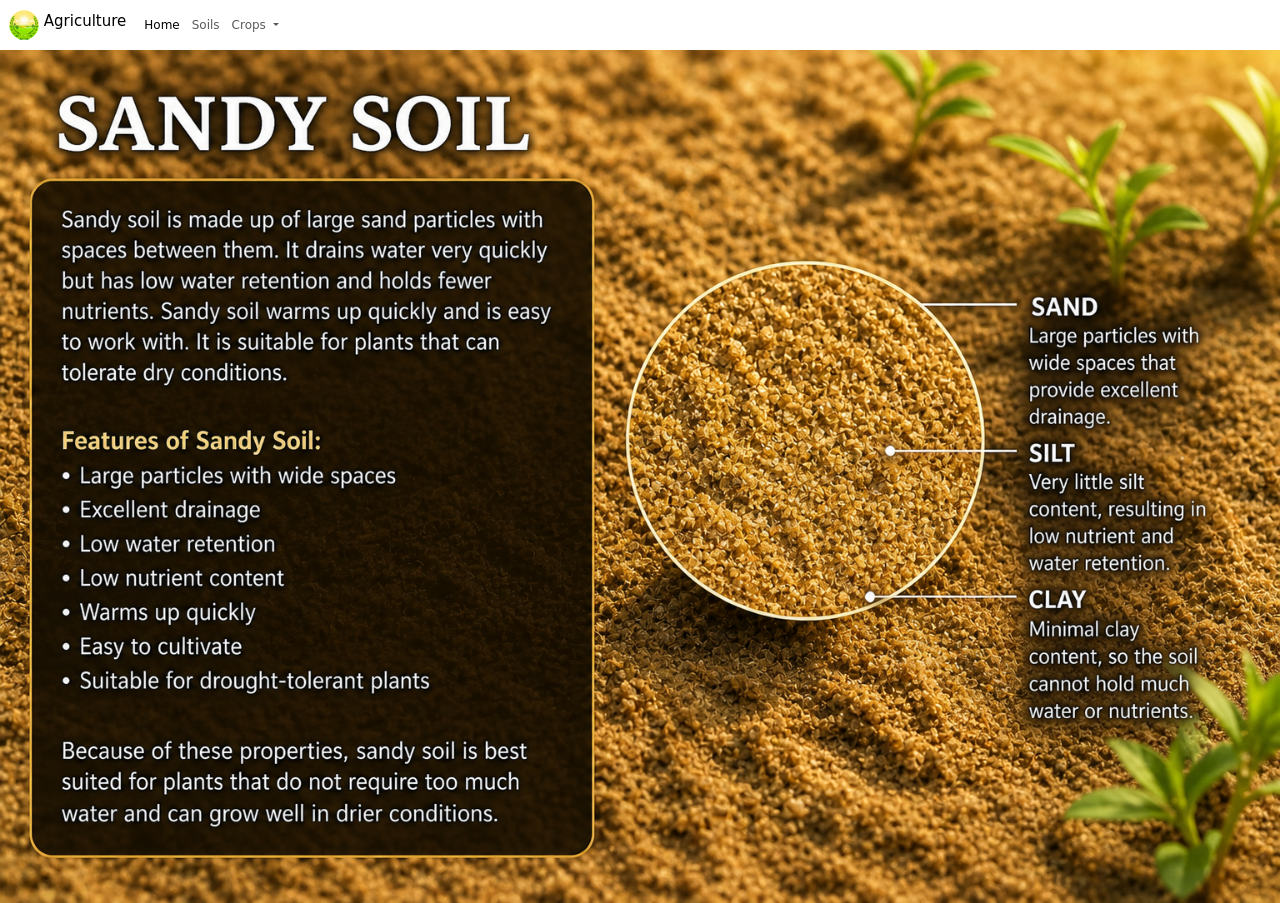
<file: sandysoil.html>
<!DOCTYPE html>
<html lang="en">

<head>
    <meta charset="UTF-8">
    <meta http-equiv="X-UA-Compatible" content="IE=edge">
    <meta name="viewport" content="width=device-width, initial-scale=1.0">
    <title>Smart Agro Portal</title>
    <link rel="stylesheet" href="loamy.css">
    <link href="https://cdn.jsdelivr.net/npm/bootstrap@5.0.2/dist/css/bootstrap.min.css" rel="stylesheet" integrity="sha384-EVSTQN3/azprG1Anm3QDgpJLIm9Nao0Yz1ztcQTwFspd3yD65VohhpuuCOmLASjC" crossorigin="anonymous">
  <style>
    @import url('https://fonts.googleapis.com/css2?family=Fredoka+One&family=Merriweather&family=Montserrat&family=Nunito:wght@200;300;400;600;700&family=Readex+Pro&family=Sacramento&display=swap');
  </style>
</head>

<body>
    <section>
        <nav class="navbar navbar-expand-lg navbar-light bg-">
            <div class="container-fluid">
              <a class="navbar-brand" href="#">
                <img src="Image/agrilogo.png" width="30px" height="30px" class="d-inline-block align-top" alt="">
                  Agriculture
              </a>
              <div class="collapse navbar-collapse" id="navbarSupportedContent">
                <ul class="navbar-nav me-auto mb-2 mb-lg-0">
                  <li class="nav-item">
                    <a class="nav-link active" aria-current="page" href="index.html">Home</a>
                  </li>
                  <li class="nav-item">
                    <a class="nav-link" href="Soil.html">Soils</a>
                  </li>
                  <li class="nav-item dropdown">
                    <a class="nav-link dropdown-toggle" href="" id="navbarDropdown" role="button"
                      data-bs-toggle="dropdown" aria-expanded="false">
                      Crops
                    </a>
                    <ul class="dropdown-menu" aria-labelledby="navbarDropdown">
                      <li><a id="Sugarcane" class="dropdown-item" href="sugarcane.html">Sugarcane</a></li>
                      <li><a id="Wheat" class="dropdown-item" href="wheat.html">Wheat</a></li>
                      <li><a id="rice" class="dropdown-item" href="rice.html">Rice</a></li>
                      <li><a id="cotton" class="dropdown-item" href="cotton.html">Cotton</a></li>
                      <li><a id="maize" class="dropdown-item" href="maize.html">Maize</a></li>
                      <li><a id="tea" class="dropdown-item" href="tea.html">Tea</a></li>
                    </ul>
                  </li>
                </ul>
                <!--form class="d-flex">
                  <button id="login" class="btn btn-outline-success mx-4 btn-sm" type="submit"><a
                      href="home.html">Register</a></button>
                  <button id="signup" class="btn btn-outline-success mx-4 btn-sm" type="submit"><a
                      href="signup.html">Signup</a></button>
                </form-->
              </div>
            </div>
          </nav>
          </section>
    <section>
        <div class="loamysoil">
            <img class="backgrimg" src="Image/soil/sandysoil.png" alt="">
            <!-- <div class="centered"> These soils are mainly composed of sand (greater than 70%) with very little clay
                (less than 15%) and/or silt. They generally hold low quantities of organic matter. The soil texture is
                either a sand or loamy sand. Because these soils contain very little clay or organic matter they tend to
                be very weakly structured. They are comparatively easy to work. No natural restructuring takes place on
                these soils so any compaction has to be removed using mechanical cultivations. As sand is inert with
                little surface bonding on particles the cation exchange capacity of these soils is very low. Due to the
                large particle size of sand they contain a large number of macropores which tend to contain air rather
                than water.
                Sandy soils can be worked relatively easily at any time, even in wet weather.
                They are normally free-draining, but some drains may be required where there is clay or other impervious
                material underneath, or a high water table.
                These soils are droughty as they have a very low available water capacity. For some crops irrigation is
                required. 
            </div> -->
        </div>
    </section>

<script src="https://cdn.jsdelivr.net/npm/bootstrap@5.1.3/dist/js/bootstrap.bundle.min.js"
  integrity="sha384-ka7Sk0Gln4gmtz2MlQnikT1wXgYsOg+OMhuP+IlRH9sENBO0LRn5q+8nbTov4+1p" crossorigin="anonymous"></script>

</body>
</html>
</file>
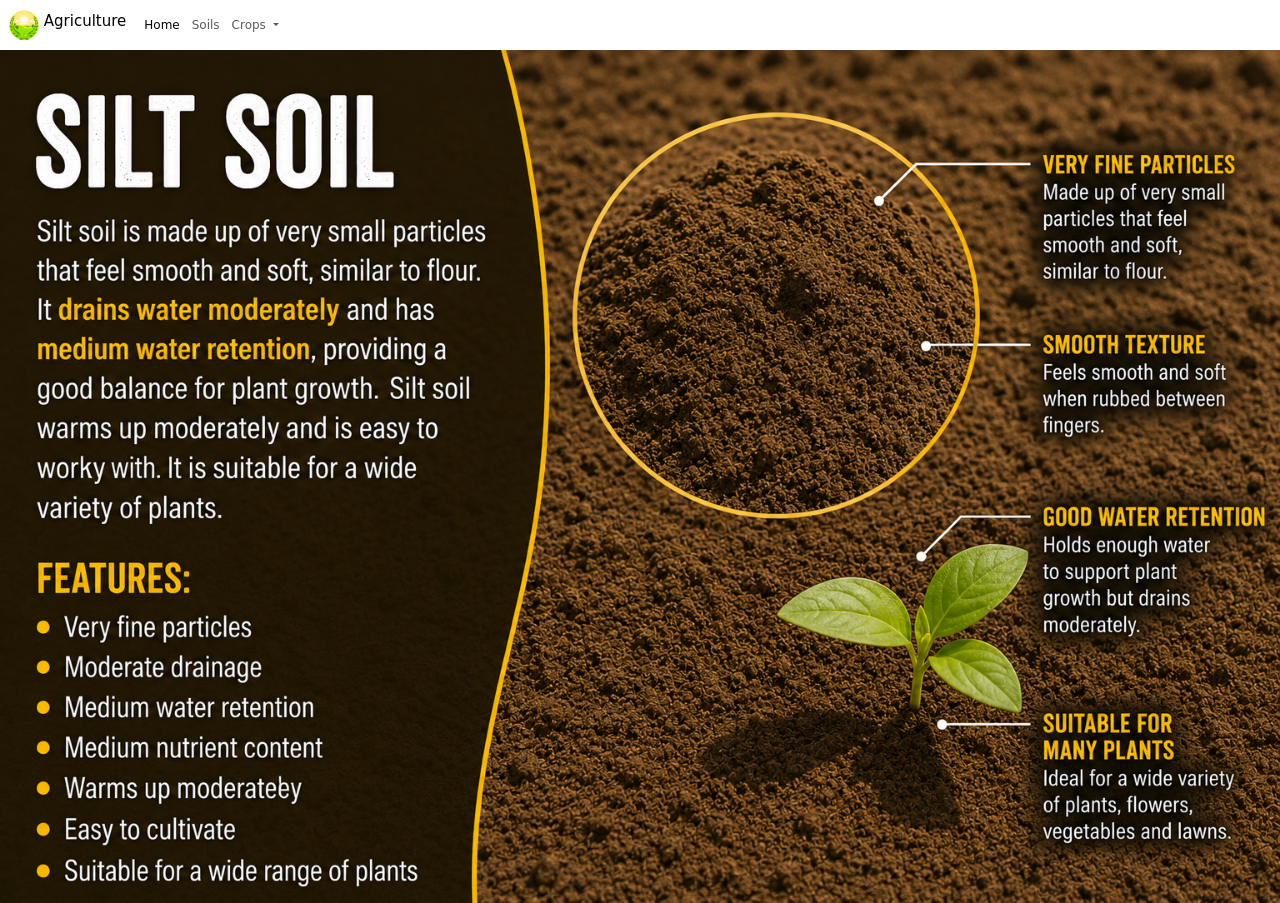
<file: siltsoil.html>
<!DOCTYPE html>
<html lang="en">

<head>
    <meta charset="UTF-8">
    <meta http-equiv="X-UA-Compatible" content="IE=edge">
    <meta name="viewport" content="width=device-width, initial-scale=1.0">
    <title>Smart Agro Portal</title>
    <link rel="stylesheet" href="loamy.css">
    <link href="https://cdn.jsdelivr.net/npm/bootstrap@5.0.2/dist/css/bootstrap.min.css" rel="stylesheet" integrity="sha384-EVSTQN3/azprG1Anm3QDgpJLIm9Nao0Yz1ztcQTwFspd3yD65VohhpuuCOmLASjC" crossorigin="anonymous">
  <style>
    @import url('https://fonts.googleapis.com/css2?family=Fredoka+One&family=Merriweather&family=Montserrat&family=Nunito:wght@200;300;400;600;700&family=Readex+Pro&family=Sacramento&display=swap');
  </style>
</head>

<body>
    <section>
        <nav class="navbar navbar-expand-lg navbar-light bg-">
            <div class="container-fluid">
              <a class="navbar-brand" href="#">
                <img src="Image/agrilogo.png" width="30px" height="30px" class="d-inline-block align-top" alt="">
                  Agriculture
              </a>
              <div class="collapse navbar-collapse" id="navbarSupportedContent">
                <ul class="navbar-nav me-auto mb-2 mb-lg-0">
                  <li class="nav-item">
                    <a class="nav-link active" aria-current="page" href="index.html">Home</a>
                  </li>
                  <li class="nav-item">
                    <a class="nav-link" href="Soil.html">Soils</a>
                  </li>
                  <li class="nav-item dropdown">
                    <a class="nav-link dropdown-toggle" href="" id="navbarDropdown" role="button"
                      data-bs-toggle="dropdown" aria-expanded="false">
                      Crops
                    </a>
                    <ul class="dropdown-menu" aria-labelledby="navbarDropdown">
                      <li><a id="Sugarcane" class="dropdown-item" href="sugarcane.html">Sugarcane</a></li>
                      <li><a id="Wheat" class="dropdown-item" href="wheat.html">Wheat</a></li>
                      <li><a id="rice" class="dropdown-item" href="rice.html">Rice</a></li>
                      <li><a id="cotton" class="dropdown-item" href="cotton.html">Cotton</a></li>
                      <li><a id="maize" class="dropdown-item" href="maize.html">Maize</a></li>
                      <li><a id="tea" class="dropdown-item" href="tea.html">Tea</a></li>
                    </ul>
                  </li>
                </ul>
                <!--form class="d-flex">
                  <button id="login" class="btn btn-outline-success mx-4 btn-sm" type="submit"><a
                      href="home.html">Register</a></button>
                  <button id="signup" class="btn btn-outline-success mx-4 btn-sm" type="submit"><a
                      href="signup.html">Signup</a></button>
                </form-->
              </div>
            </div>
          </nav>
          </section>
    <section>
        <div class="loamysoil">
            <img class="backgrimg" src="Image/soil/siltsoil.png" alt="">
            <!-- <div class="centered"> These soils are mainly composed of sand (greater than 70%) with very little clay
                (less than 15%) and/or silt. They generally hold low quantities of organic matter. The soil texture is
                either a sand or loamy sand. Because these soils contain very little clay or organic matter they tend to
                be very weakly structured. They are comparatively easy to work. No natural restructuring takes place on
                these soils so any compaction has to be removed using mechanical cultivations. As sand is inert with
                little surface bonding on particles the cation exchange capacity of these soils is very low. Due to the
                large particle size of sand they contain a large number of macropores which tend to contain air rather
                than water.
                Sandy soils can be worked relatively easily at any time, even in wet weather.
                They are normally free-draining, but some drains may be required where there is clay or other impervious
                material underneath, or a high water table.
                These soils are droughty as they have a very low available water capacity. For some crops irrigation is
                required. 
            </div> -->
        </div>
    </section>

<script src="https://cdn.jsdelivr.net/npm/bootstrap@5.1.3/dist/js/bootstrap.bundle.min.js"
  integrity="sha384-ka7Sk0Gln4gmtz2MlQnikT1wXgYsOg+OMhuP+IlRH9sENBO0LRn5q+8nbTov4+1p" crossorigin="anonymous"></script>


</body>
</html>
</file>
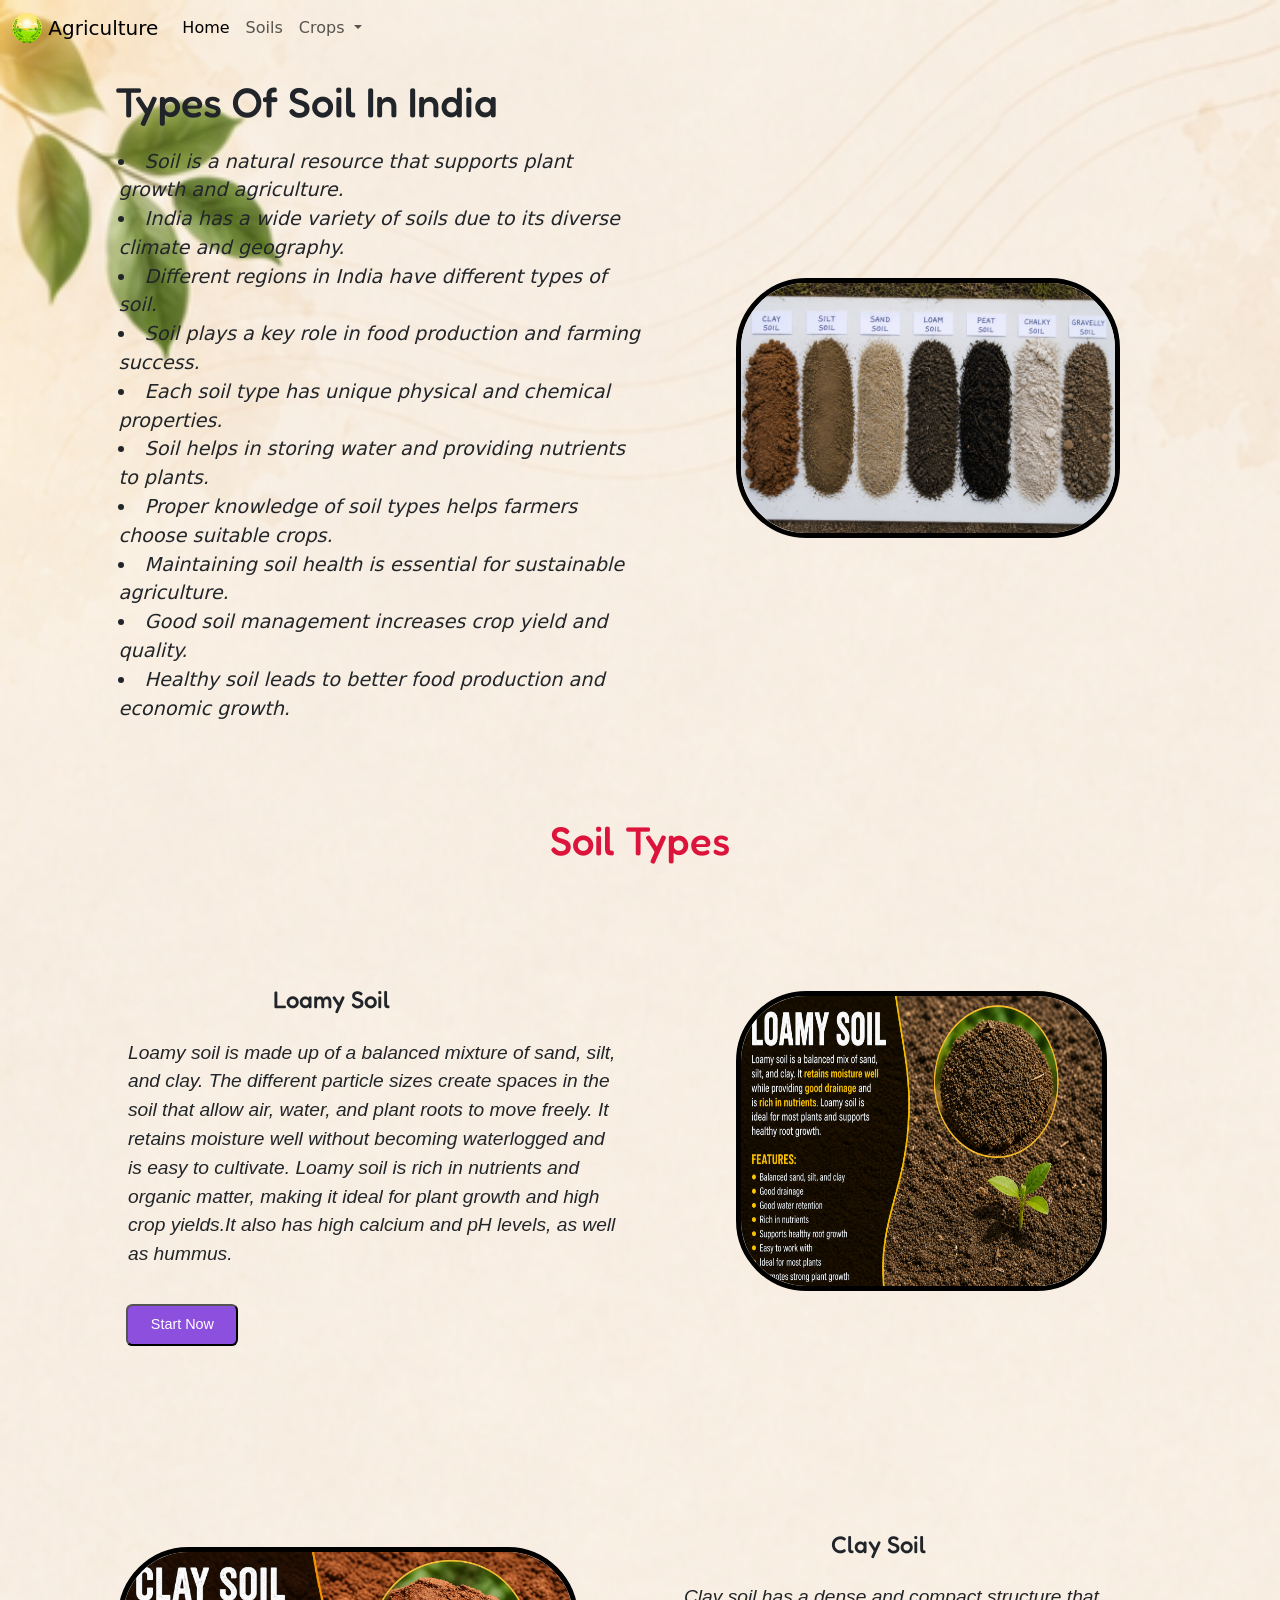
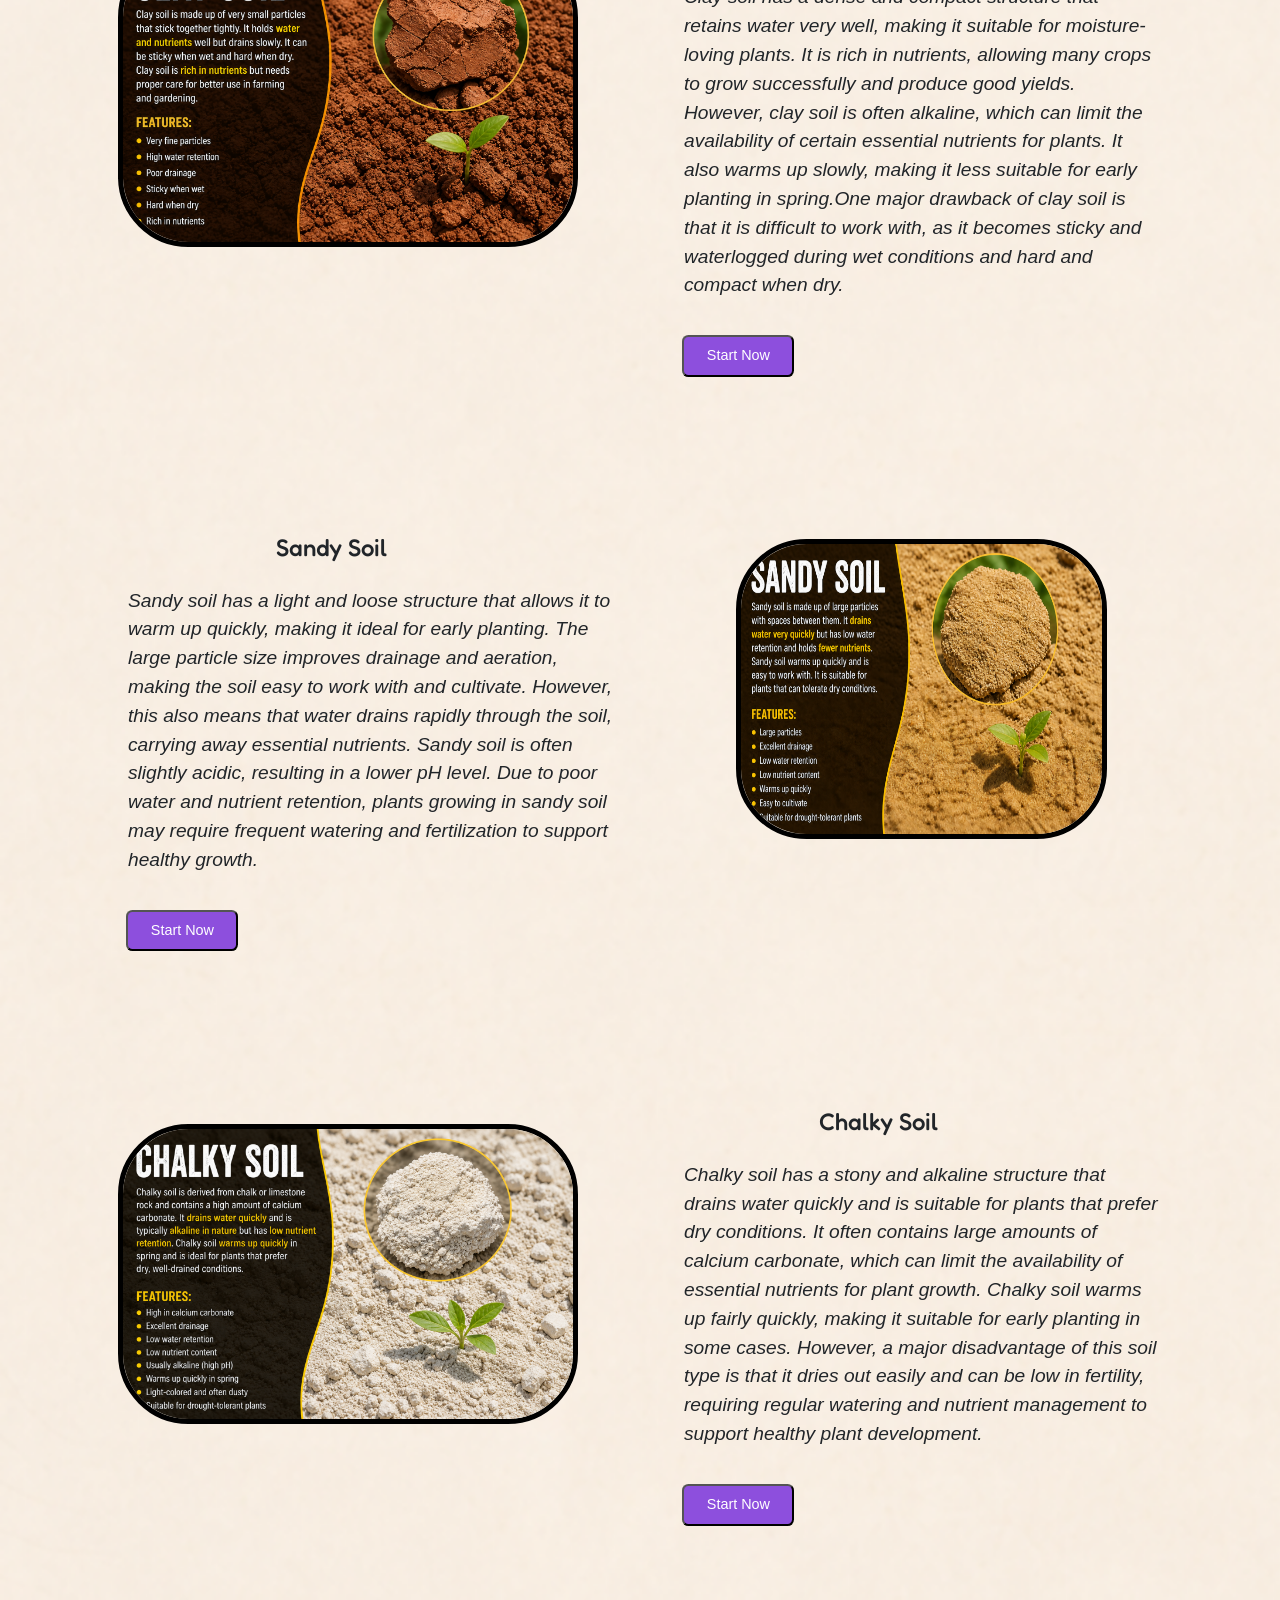
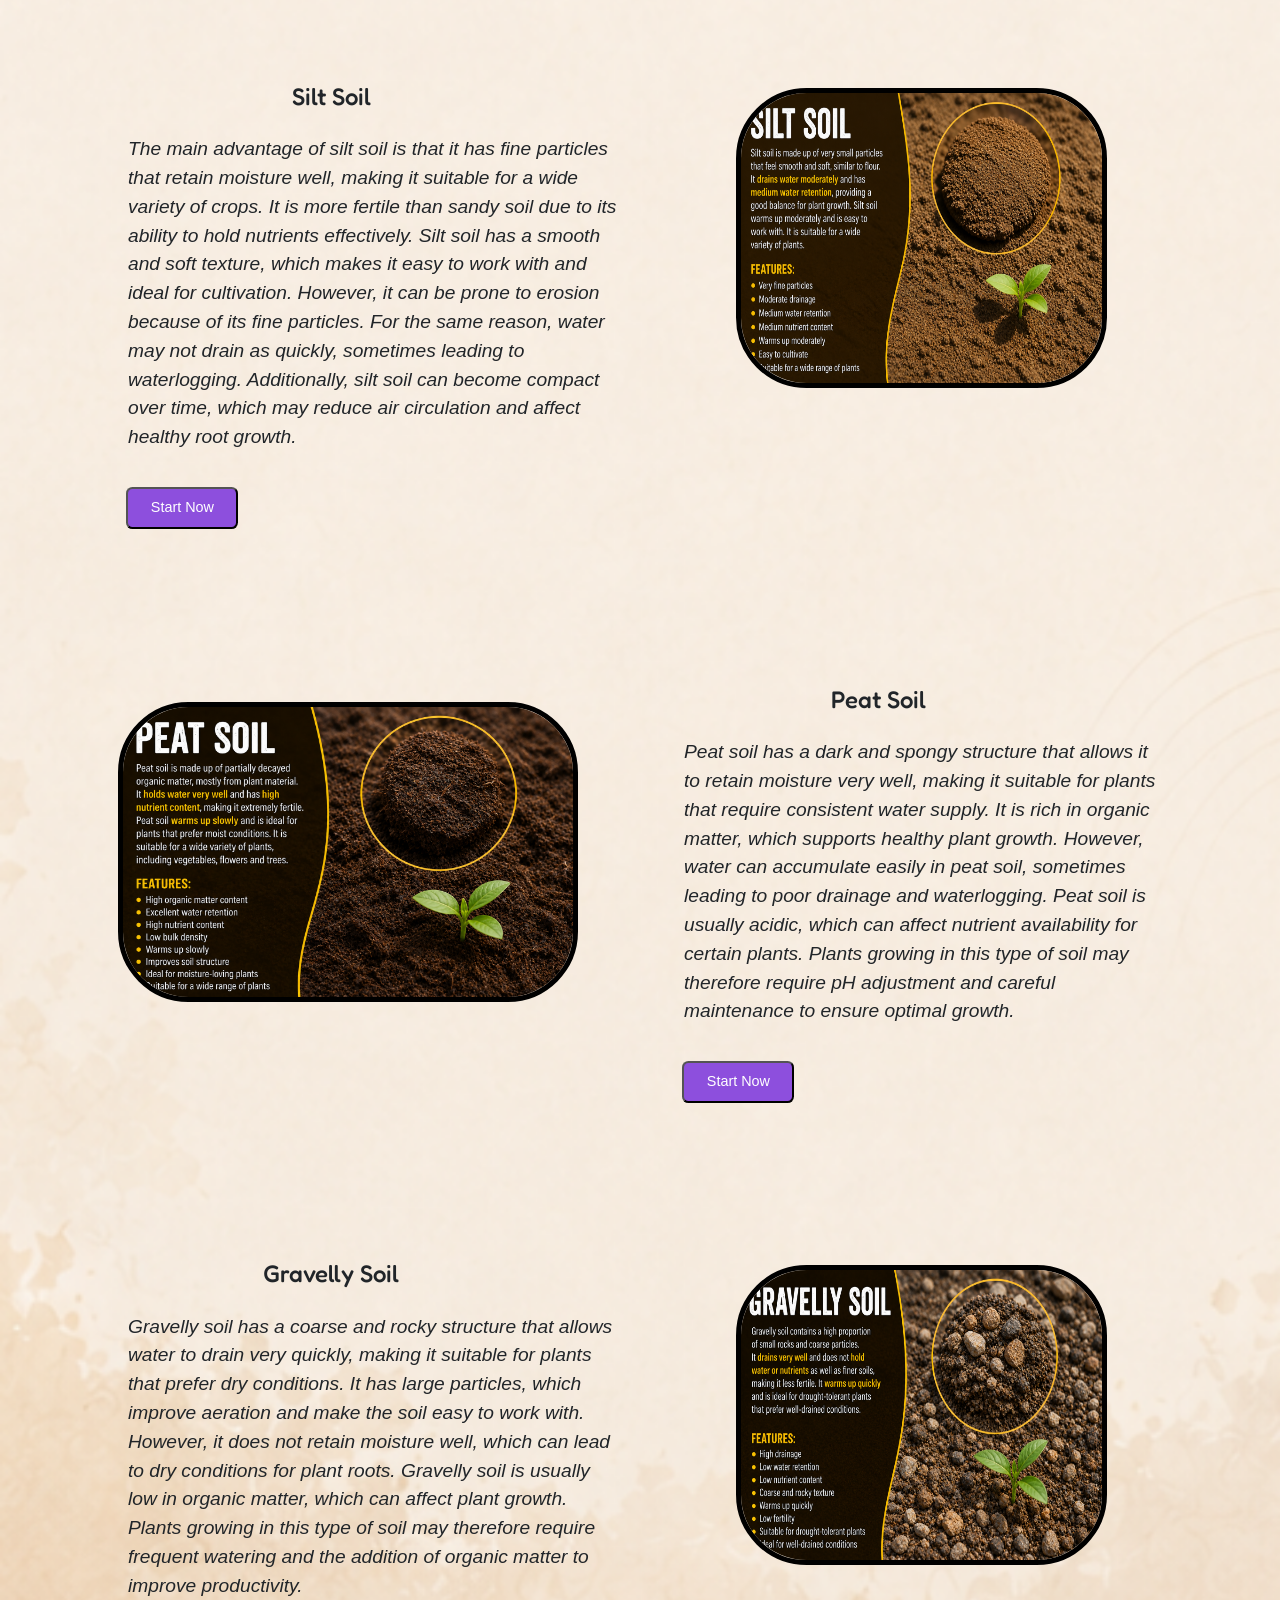
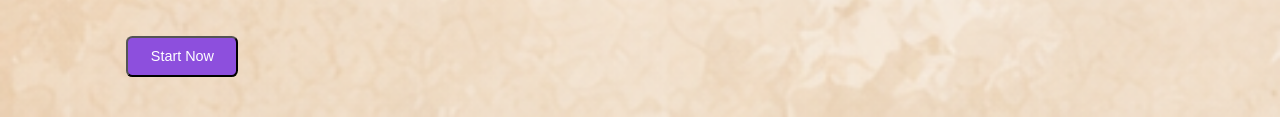
<file: Soil.html>
<!doctype html>
<html lang="en">

<head>
  <!-- Required meta tags -->
  <meta charset="utf-8">
  <meta name="viewport" content="width=device-width, initial-scale=1">
<link rel="stylesheet" href="styles.css">
<link href="https://cdn.jsdelivr.net/npm/bootstrap@5.1.3/dist/css/bootstrap.min.css" rel="stylesheet"
  integrity="sha384-1BmE4kWBq78iYhFldvKuhfTAU6auU8tT94WrHftjDbrCEXSU1oBoqyl2QvZ6jIW3" crossorigin="anonymous">
<style>
  @import url('https://fonts.googleapis.com/css2?family=Fredoka+One&family=Merriweather&family=Montserrat&family=Nunito:wght@200;300;400;600;700&family=Readex+Pro&family=Sacramento&display=swap');
</style>
<title> Smart Agro Portal</title>
</head>
<body>
<nav class="navbar navbar-expand-lg navbar-light bg-">
  <div class="container-fluid">
    <a class="navbar-brand" href="#">
      <img src="Image/agrilogo.png" width="30px" height="30px" class="d-inline-block align-top" alt="">
        Agriculture
    </a>
    <button class="navbar-toggler" type="button" data-bs-toggle="collapse" data-bs-target="#navbarSupportedContent"
      aria-controls="navbarSupportedContent" aria-expanded="false" aria-label="Toggle navigation">
      <span class="navbar-toggler-icon"></span>
    </button>
    <div class="collapse navbar-collapse" id="navbarSupportedContent">
      <ul class="navbar-nav me-auto mb-2 mb-lg-0">
        <li class="nav-item">
          <a class="nav-link active" aria-current="page" href="index.html">Home</a>
        </li>
        <li class="nav-item">
          <a class="nav-link" href="Soil.html">Soils</a>
        </li>
        <li class="nav-item dropdown">
          <a class="nav-link dropdown-toggle" href="" id="navbarDropdown" role="button"
            data-bs-toggle="dropdown" aria-expanded="false">
            Crops
          </a>
          <ul class="dropdown-menu" aria-labelledby="navbarDropdown">
            <li><a id="Sugarcane" class="dropdown-item" href="sugarcane.html">Sugarcane</a></li>
            <li><a id="Wheat" class="dropdown-item" href="wheat.html">Wheat</a></li>
            <li><a id="rice" class="dropdown-item" href="rice.html">Rice</a></li>
            <li><a id="cotton" class="dropdown-item" href="cotton.html">Cotton</a></li>
            <li><a id="maize" class="dropdown-item" href="maize.html">Maize</a></li>
            <li><a id="tea" class="dropdown-item" href="tea.html">Tea</a></li>
          </ul>
        </li>
      </ul>
      <!---form class="d-flex">
        <button id="login" class="btn btn-outline-success mx-4" type="submit"><a href="login.html">Login</a></button>
        <button id="signup" class="btn btn-outline-success mx-4" type="submit"><a href="signup.html">Signup</a></button>
      </form-->
    </div>
  </div>
</nav>
<section class="main-box">
  <div class="left-main">
    <h1>Types Of Soil In India</h1>
    <p>
      <li class="crs-text padd-left">Soil is a natural resource that supports plant growth and agriculture.</li>
      <li class="crs-text padd-left">India has a wide variety of soils due to its diverse climate and geography.</li>
      <li class="crs-text padd-left">Different regions in India have different types of soil.</li>
      <li class="crs-text padd-left">Soil plays a key role in food production and farming success.</li>
      <li class="crs-text padd-left">Each soil type has unique physical and chemical properties.</li>
      <li class="crs-text padd-left">Soil helps in storing water and providing nutrients to plants.</li>
      <li class="crs-text padd-left">Proper knowledge of soil types helps farmers choose suitable crops.</li>
      <li class="crs-text padd-left">Maintaining soil health is essential for sustainable agriculture.</li>
      <li class="crs-text padd-left">Good soil management increases crop yield and quality.</li>
      <li class="crs-text padd-left">Healthy soil leads to better food production and economic growth.</li>
    </p>

  </div>
  <div class="right-main">
    <img src="Image/soil/soiltype.png" alt="">
  </div>
</section>

<div class="courses">
  <h1 id="courseH">Soil Types</h1>
  <div class="course-item">
    <div class="desc">
      <h2 class="course-h python-crs">Loamy Soil</h2>
      <p class="crs-text">Loamy soil is made up of a balanced mixture of sand, silt, and clay. 
        The different particle sizes create spaces in the soil that allow air, water, and plant roots 
        to move freely. It retains moisture well without becoming waterlogged and is easy to cultivate. 
        Loamy soil is rich in nutrients and organic matter, making it ideal for plant growth and 
        high crop yields.It also has high calcium and pH levels, as well as hummus.</p>
      <a href="Loamysoil.html">
        <button class="btn-sm pyt-btn" href="Loamysoil.html">Start Now</button>
      </a>
    </div>
    <img  src="Image/soil/loamysoil2.png" class="loamysoil" alt="">
  </div>

  <div class="course-item">
    <div class="left">
      <img src="Image/soil/claysoil2.png" class="Claysoil" alt="">
    </div>
    <div class="desc desc-odd">
      <h2 class="course-h">Clay Soil</h2>
      <p class="crs-text">Clay soil has a dense and compact structure that retains water very well, 
        making it suitable for moisture-loving plants. It is rich in nutrients, allowing many crops to 
        grow successfully and produce good yields. However, clay soil is often alkaline, which can limit 
        the availability of certain essential nutrients for plants. It also warms up slowly, making it 
        less suitable for early planting in spring.One major drawback of clay soil is that it is difficult 
        to work with, as it becomes sticky and waterlogged during wet conditions and hard and compact when dry.</p>
      <a href="claysoil.html">
        <button class="btn-sm">Start Now</button>
      </a>
    </div>
  </div>

  <div class="course-item">
    <div class="desc">
      <h2 class="course-h">Sandy Soil</h2>
      <p class="crs-text">Sandy soil has a light and loose structure that allows it to warm up quickly, 
        making it ideal for early planting. The large particle size improves drainage and aeration, 
        making the soil easy to work with and cultivate. However, this also means that water drains 
        rapidly through the soil, carrying away essential nutrients. Sandy soil is often slightly acidic, 
        resulting in a lower pH level. Due to poor water and nutrient retention, plants growing in sandy 
        soil may require frequent watering and fertilization to support healthy growth.</p>
      <a href="sandysoil.html">
        <button class="btn-sm pyt-btn">Start Now</button>
      </a>
    </div>
    <img src="Image/soil/sandysoil2.png" class="loamysoil" alt="">
  </div>

  <div class="course-item">
    <div class="left">
      <img src="Image/soil/chalkysoil2.png" class="Claysoil" alt="">
    </div>
    <div class="desc desc-odd">
      <h2 class="course-h">Chalky Soil</h2>
      <p class="crs-text">Chalky soil has a stony and alkaline structure that drains water quickly and 
        is suitable for plants that prefer dry conditions. It often contains large amounts of calcium 
        carbonate, which can limit the availability of essential nutrients for plant growth. 
        Chalky soil warms up fairly quickly, making it suitable for early planting in some cases. 
        However, a major disadvantage of this soil type is that it dries out easily and can be low in 
        fertility, requiring regular watering and nutrient management to support healthy plant development.</p>
      <a href="chalkysoil.html">
        <button class="btn-sm">Start Now</button>
      </a>
    </div>
  </div>

  <div class="course-item">
    <div class="desc">
      <h2 class="course-h">Silt Soil</h2>
      <p class="crs-text">The main advantage of silt soil is that it has fine particles that retain 
        moisture well, making it suitable for a wide variety of crops. It is more fertile than sandy 
        soil due to its ability to hold nutrients effectively. Silt soil has a smooth and soft texture,
         which makes it easy to work with and ideal for cultivation. However, it can be prone to erosion 
         because of its fine particles. For the same reason, water may not drain as quickly, sometimes 
         leading to waterlogging. Additionally, silt soil can become compact over time, which may reduce 
         air circulation and affect healthy root growth.</p>
      <a href="siltsoil.html">
        <button class="btn-sm pyt-btn">Start Now</button>
      </a>
    </div>
    <img src="Image/soil/siltsoil2.png" class="loamysoil" alt="">
  </div>

  <div class="course-item">
    <div class="left">
      <img src="Image/soil/peatsoil2.png" class="Claysoil" alt="">
    </div>
    <div class="desc desc-odd">
      <h2 class="course-h">Peat Soil</h2>
      <p class="crs-text">Peat soil has a dark and spongy structure that allows it to retain moisture 
        very well, making it suitable for plants that require consistent water supply. It is rich in 
        organic matter, which supports healthy plant growth. However, water can accumulate easily in peat 
        soil, sometimes leading to poor drainage and waterlogging. Peat soil is usually acidic, which can 
        affect nutrient availability for certain plants. Plants growing in this type of soil may therefore 
        require pH adjustment and careful maintenance to ensure optimal growth.</p>
      <a href="peat.html">
        <button class="btn-sm">Start Now</button>
      </a>
    </div>
  </div>

  <div class="course-item">
    <div class="desc">
      <h2 class="course-h">Gravelly Soil</h2>
      <p class="crs-text">Gravelly soil has a coarse and rocky structure that allows water to drain very 
        quickly, making it suitable for plants that prefer dry conditions. It has large particles, which 
        improve aeration and make the soil easy to work with. However, it does not retain moisture well, 
        which can lead to dry conditions for plant roots. Gravelly soil is usually low in organic matter, 
        which can affect plant growth. Plants growing in this type of soil may therefore require frequent 
        watering and the addition of organic matter to improve productivity.</p>
      <a href="gravelly.html">
        <button class="btn-sm pyt-btn">Start Now</button>
      </a>
    </div>
    <img src="Image/soil/gravellysoil2.png" class="loamysoil" alt="">
  </div>

</section>


<script src="https://cdn.jsdelivr.net/npm/bootstrap@5.1.3/dist/js/bootstrap.bundle.min.js"
  integrity="sha384-ka7Sk0Gln4gmtz2MlQnikT1wXgYsOg+OMhuP+IlRH9sENBO0LRn5q+8nbTov4+1p" crossorigin="anonymous"></script>


</body>
</html>
</file>
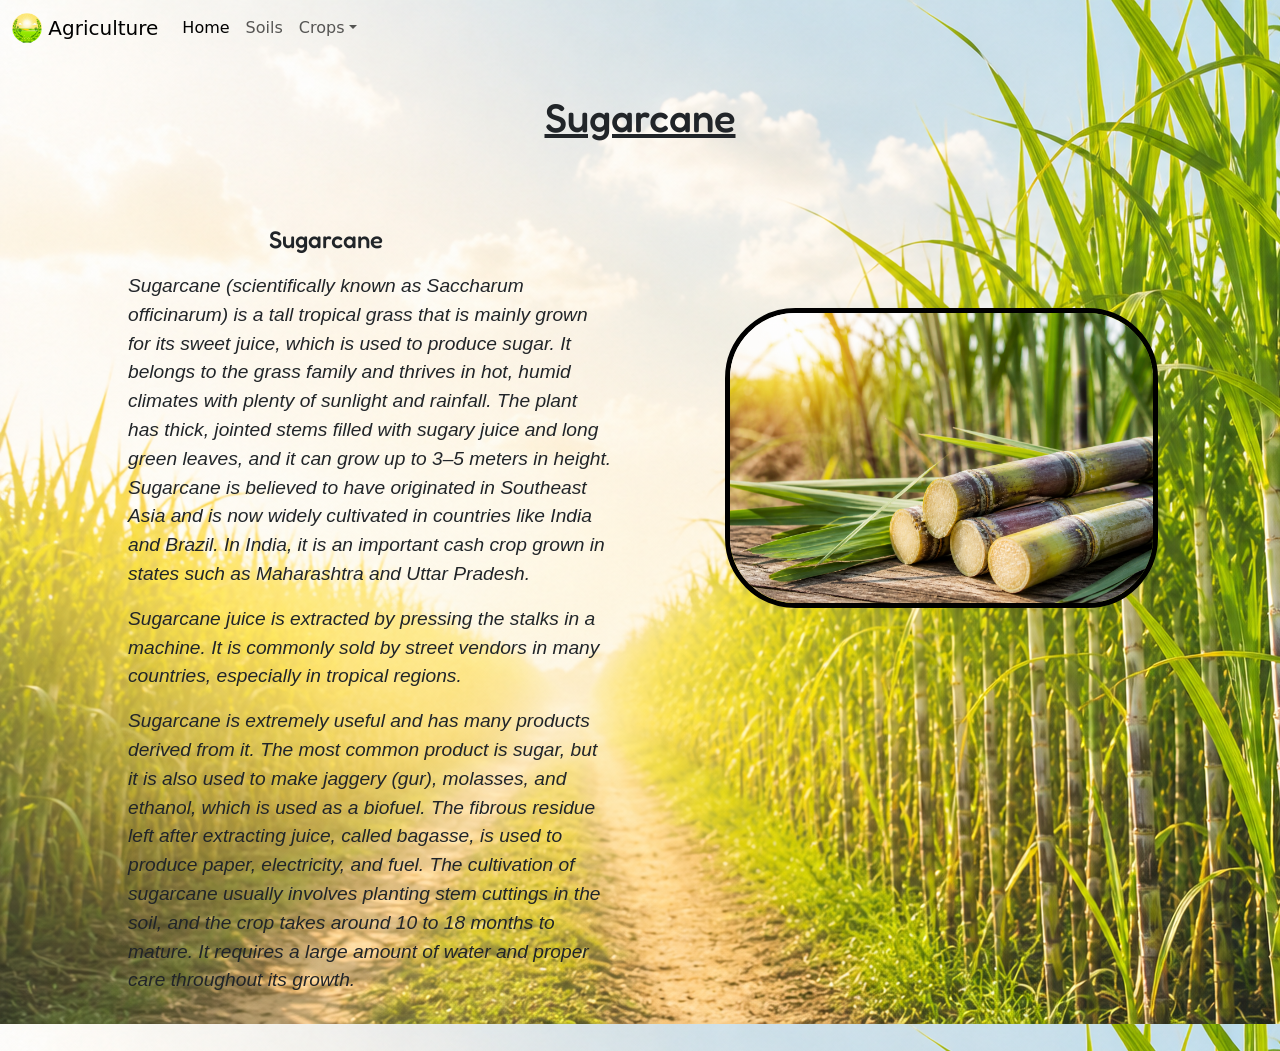
<file: sugarcane.html>
<!DOCTYPE html>
<html lang="en">

<head>
    <meta charset="UTF-8">
    <meta http-equiv="X-UA-Compatible" content="IE=edge">
    <meta name="viewport" content="width=device-width, initial-scale=1.0">
    <link rel="stylesheet" href="sugarcane.css">
    <link href="https://cdn.jsdelivr.net/npm/bootstrap@5.1.3/dist/css/bootstrap.min.css" rel="stylesheet"
  integrity="sha384-1BmE4kWBq78iYhFldvKuhfTAU6auU8tT94WrHftjDbrCEXSU1oBoqyl2QvZ6jIW3" crossorigin="anonymous">
  <style>
    @import url('https://fonts.googleapis.com/css2?family=Fredoka+One&family=Merriweather&family=Montserrat&family=Nunito:wght@200;300;400;600;700&family=Readex+Pro&family=Sacramento&display=swap');
  </style>
  <title>Smart Agro Portal</title>
</head>
<body>
    <section>
        <nav class="navbar navbar-expand-lg navbar-light bg-">
            <div class="container-fluid">
              <a class="navbar-brand" href="#">
                <img src="Image/agrilogo.png" width="30px" height="30px" class="d-inline-block align-top" alt="">
                  Agriculture
              </a>
              <div class="collapse navbar-collapse" id="navbarSupportedContent">
                <ul class="navbar-nav me-auto mb-2 mb-lg-0">
                  <li class="nav-item">
                    <a class="nav-link active" aria-current="page" href="index.html">Home</a>
                  </li>
                  <li class="nav-item">
                    <a class="nav-link" href="Soil.html">Soils</a>
                 </li>
                  <li class="nav-item dropdown">
                    <a class="nav-link dropdown-toggle" href="" id="navbarDropdown" role="button"
                    data-bs-toggle="dropdown" aria-expanded="false">Crops</a>
                    <ul class="dropdown-menu" aria-labelledby="navbarDropdown">
                      <li><a id="Sugarcane" class="dropdown-item" href="sugarcane.html">Sugarcane</a></li>
                      <li><a id="Wheat" class="dropdown-item" href="wheat.html">Wheat</a></li>
                      <li><a id="rice" class="dropdown-item" href="rice.html">Rice</a></li>
                      <li><a id="cotton" class="dropdown-item" href="cotton.html">Cotton</a></li>
                      <li><a id="maize" class="dropdown-item" href="maize.html">Maize</a></li>
                      <li><a id="tea" class="dropdown-item" href="tea.html">Tea</a></li>
                    </ul>
                  </li>
                </ul>
                <!---form class="d-flex">
                  <button id="login" class="btn btn-outline-success mx-4 btn-sm" type="submit"><a
                      href="home.html">Register</a></button>
                  <--button id="signup" class="btn btn-outline-success mx-4 btn-sm" type="submit"><a
                      href="signup.html">Signup</a></button>
                </form--->
              </div>
            </div>
          </nav>
          </section>


    <section class="courses">
        <h1 id="courseH">Sugarcane</h1>
        <div class="course-item">
            <div class="desc">
                <h2 class="course-h python-crs">Sugarcane</h2>
                <p class="crs-text">Sugarcane (scientifically known as Saccharum officinarum) is a tall 
                  tropical grass that is mainly grown for its sweet juice, which is used to produce sugar. 
                  It belongs to the grass family and thrives in hot, humid climates with plenty of sunlight 
                  and rainfall. The plant has thick, jointed stems filled with sugary juice and long green 
                  leaves, and it can grow up to 3–5 meters in height. Sugarcane is believed to have originated
                  in Southeast Asia and is now widely cultivated in countries like India and Brazil. In India, 
                  it is an important cash crop grown in states such as Maharashtra and Uttar Pradesh.</p>

                  <p class="crs-text">Sugarcane juice is extracted by pressing the stalks in a machine. 
                    It is commonly sold by street vendors in many countries, especially in tropical regions.</p>

                  <p class="crs-text">Sugarcane is extremely useful and has many products derived from it. 
                    The most common product is sugar, but it is also used to make jaggery (gur), molasses, 
                    and ethanol, which is used as a biofuel. The fibrous residue left after extracting juice, 
                    called bagasse, is used to produce paper, electricity, and fuel. The cultivation of sugarcane 
                    usually involves planting stem cuttings in the soil, and the crop takes around 10 to 18 months 
                    to mature. It requires a large amount of water and proper care throughout its growth.</p>
            </div>
            <img src="Image/Crops/sugarcane.png" class="loamysoil" alt="">
        </div>
    </section>


<script src="https://cdn.jsdelivr.net/npm/bootstrap@5.1.3/dist/js/bootstrap.bundle.min.js"
  integrity="sha384-ka7Sk0Gln4gmtz2MlQnikT1wXgYsOg+OMhuP+IlRH9sENBO0LRn5q+8nbTov4+1p" crossorigin="anonymous"></script>


</body>
</html>
</file>
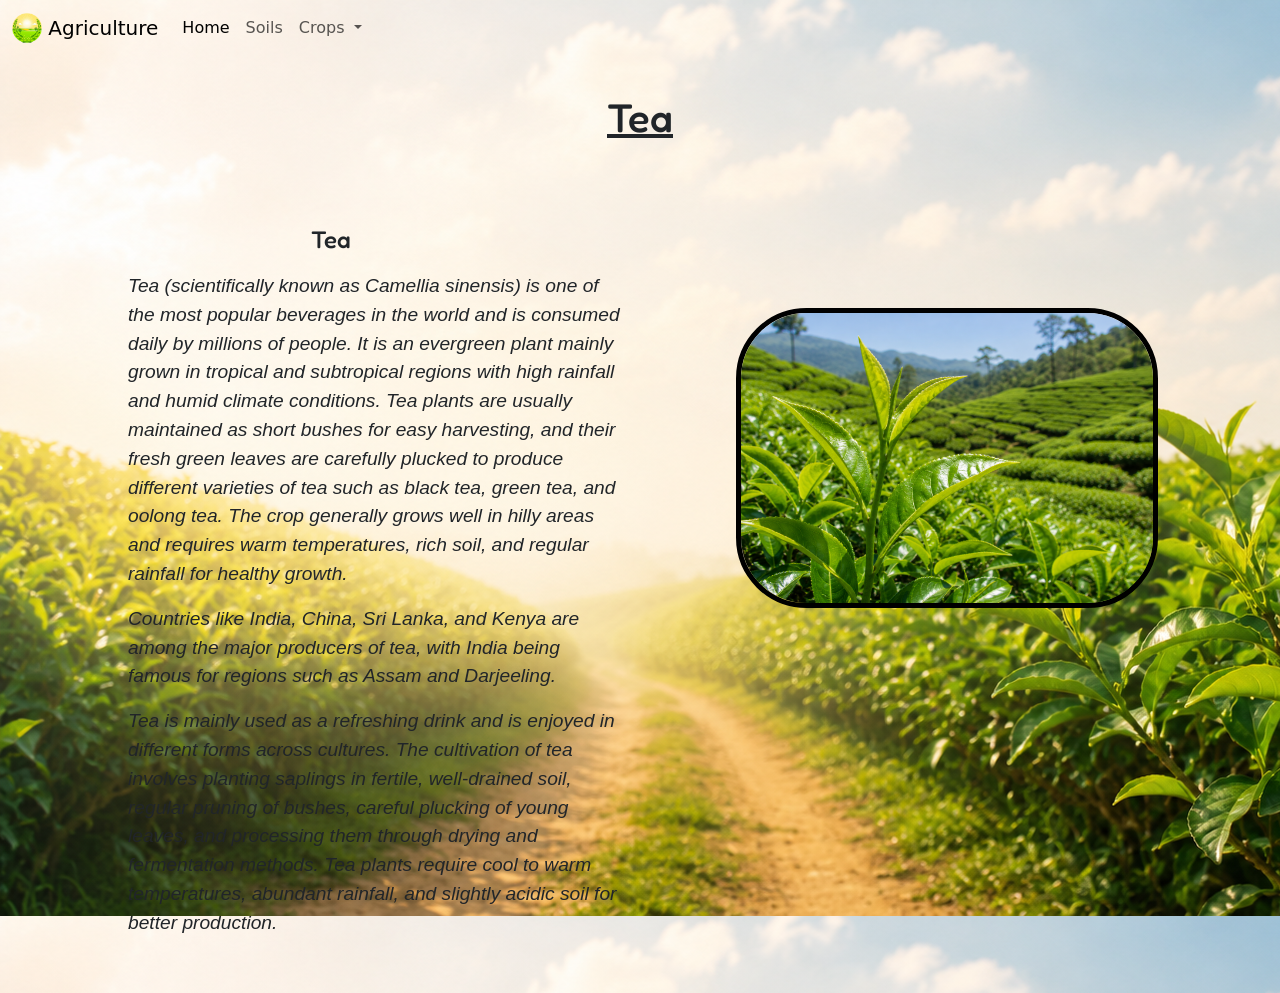
<file: tea.html>
<!DOCTYPE html>
<html lang="en">

<head>
    <meta charset="UTF-8">
    <meta http-equiv="X-UA-Compatible" content="IE=edge">
    <meta name="viewport" content="width=device-width, initial-scale=1.0">

    <link rel="stylesheet" href="tea.css">
    <link href="https://cdn.jsdelivr.net/npm/bootstrap@5.1.3/dist/css/bootstrap.min.css" rel="stylesheet"
    integrity="sha384-1BmE4kWBq78iYhFldvKuhfTAU6auU8tT94WrHftjDbrCEXSU1oBoqyl2QvZ6jIW3" crossorigin="anonymous">
  <style>
    @import url('https://fonts.googleapis.com/css2?family=Fredoka+One&family=Merriweather&family=Montserrat&family=Nunito:wght@200;300;400;600;700&family=Readex+Pro&family=Sacramento&display=swap');
  </style>
  <title>Smart Agro Portal</title>
</head>

<body>
    <section>
        <nav class="navbar navbar-expand-lg navbar-light bg-">
            <div class="container-fluid">
              <a class="navbar-brand" href="#">
                <img src="Image/agrilogo.png" width="30px" height="30px" class="d-inline-block align-top" alt="">
                  Agriculture
              </a>
              <div class="collapse navbar-collapse" id="navbarSupportedContent">
                <ul class="navbar-nav me-auto mb-2 mb-lg-0">
                  <li class="nav-item">
                    <a class="nav-link active" aria-current="page" href="index.html">Home</a>
                  </li>
                  <li class="nav-item">
                    <a class="nav-link" href="Soil.html">Soils</a>
                  </li>
                  <li class="nav-item dropdown">
                    <a class="nav-link dropdown-toggle" href="" id="navbarDropdown" role="button"
                      data-bs-toggle="dropdown" aria-expanded="false">
                      Crops
                    </a>
                    <ul class="dropdown-menu" aria-labelledby="navbarDropdown">
                      <li><a id="Sugarcane" class="dropdown-item" href="sugarcane.html">Sugarcane</a></li>
                      <li><a id="Wheat" class="dropdown-item" href="wheat.html">Wheat</a></li>
                      <li><a id="rice" class="dropdown-item" href="rice.html">Rice</a></li>
                      <li><a id="cotton" class="dropdown-item" href="cotton.html">Cotton</a></li>
                      <li><a id="maize" class="dropdown-item" href="maize.html">Maize</a></li>
                      <li><a id="tea" class="dropdown-item" href="tea.html">Tea</a></li>
                    </ul>
                  </li>
                </ul>
                <!--form class="d-flex">
                  <button id="login" class="btn btn-outline-success mx-4 btn-sm" type="submit"><a
                      href="home.html">Register</a></button>
                  <button id="signup" class="btn btn-outline-success mx-4 btn-sm" type="submit"><a
                      href="signup.html">Signup</a></button>
                </form-->
              </div>
            </div>
          </nav>
          </section>


    <section class="courses">
        <h1 id="courseH">Tea</h1>
        <div class="course-item">
            <div class="desc">
                <h2 class="course-h python-crs">Tea</h2>
                <p class="crs-text">Tea (scientifically known as Camellia sinensis) is one of the most 
                    popular beverages in the world and is consumed daily by millions of people. It is an 
                    evergreen plant mainly grown in tropical and subtropical regions with high rainfall 
                    and humid climate conditions. Tea plants are usually maintained as short bushes for 
                    easy harvesting, and their fresh green leaves are carefully plucked to produce different 
                    varieties of tea such as black tea, green tea, and oolong tea. The crop generally grows 
                    well in hilly areas and requires warm temperatures, rich soil, and regular rainfall for 
                    healthy growth.</p>

                  <p class="crs-text">Countries like India, China, Sri Lanka, and Kenya are among the major 
                    producers of tea, with India being famous for regions such as Assam and Darjeeling.</p>

                    <p class="crs-text">Tea is mainly used as a refreshing drink and is enjoyed in different 
                        forms across cultures. The cultivation of tea involves planting saplings in 
                        fertile, well-drained soil, regular pruning of bushes, careful plucking of young 
                        leaves, and processing them through drying and fermentation methods. Tea plants 
                        require cool to warm temperatures, abundant rainfall, and slightly acidic soil for 
                        better production.</p>
            </div>
            <img src="Image/Crops/tea.png" class="loamysoil" alt="">
        </div>
    </section>

<script src="https://cdn.jsdelivr.net/npm/bootstrap@5.1.3/dist/js/bootstrap.bundle.min.js"
  integrity="sha384-ka7Sk0Gln4gmtz2MlQnikT1wXgYsOg+OMhuP+IlRH9sENBO0LRn5q+8nbTov4+1p" crossorigin="anonymous"></script>

</body>
</html>
</file>
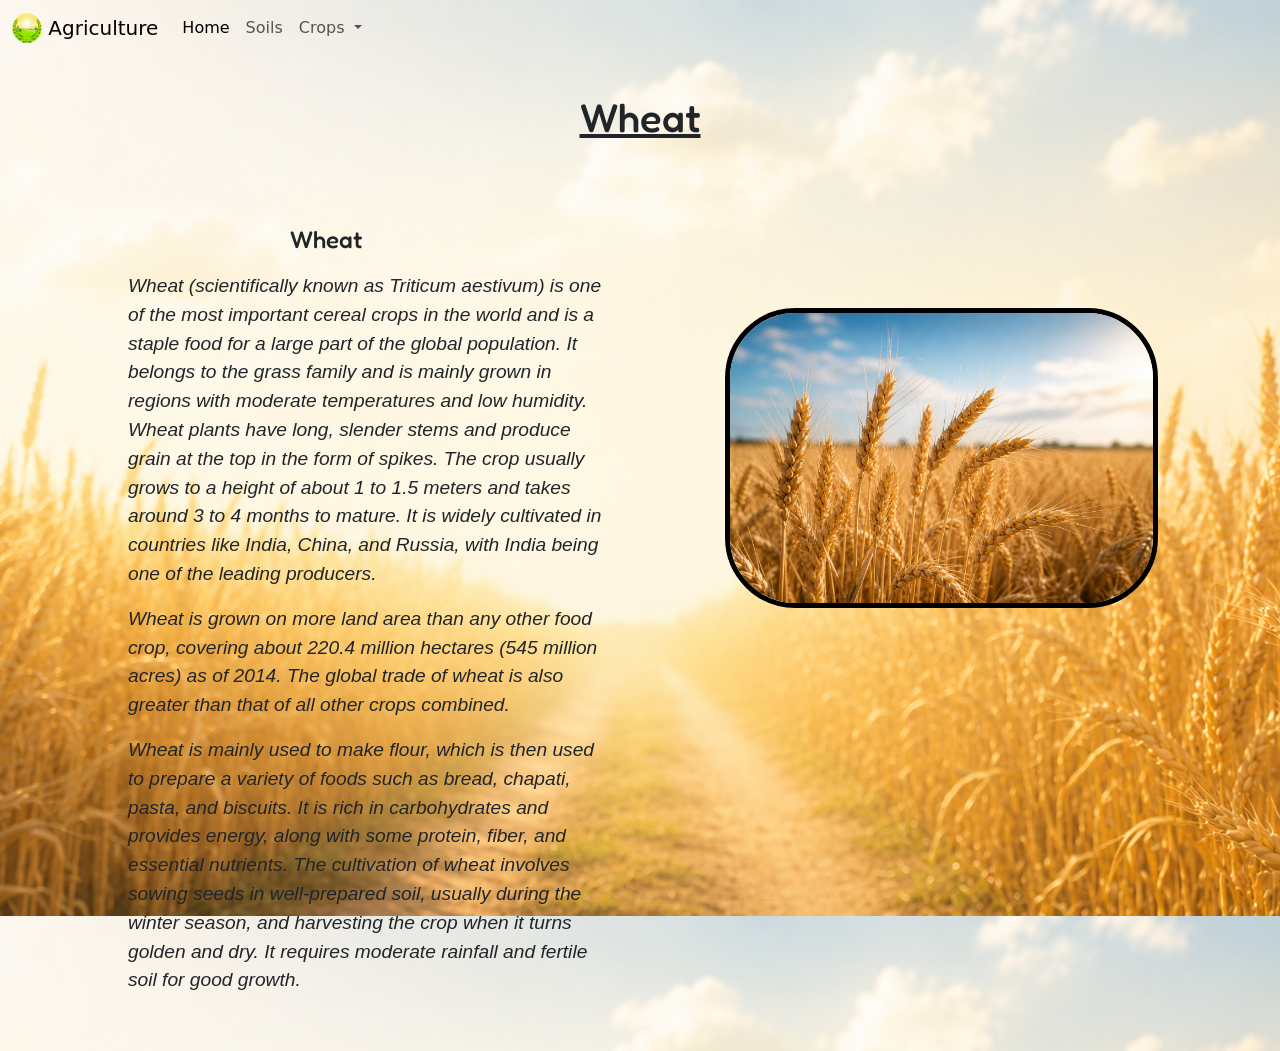
<file: wheat.html>
<!DOCTYPE html>
<html lang="en">

<head>
    <meta charset="UTF-8">
    <meta http-equiv="X-UA-Compatible" content="IE=edge">
    <meta name="viewport" content="width=device-width, initial-scale=1.0">

    <link rel="stylesheet" href="wheat.css">
    <link href="https://cdn.jsdelivr.net/npm/bootstrap@5.1.3/dist/css/bootstrap.min.css" rel="stylesheet"
    integrity="sha384-1BmE4kWBq78iYhFldvKuhfTAU6auU8tT94WrHftjDbrCEXSU1oBoqyl2QvZ6jIW3" crossorigin="anonymous">
  <style>
    @import url('https://fonts.googleapis.com/css2?family=Fredoka+One&family=Merriweather&family=Montserrat&family=Nunito:wght@200;300;400;600;700&family=Readex+Pro&family=Sacramento&display=swap');
  </style>
  <title>Smart Agro Portal</title>
</head>

<body>
    <section>
        <nav class="navbar navbar-expand-lg navbar-light bg-">
            <div class="container-fluid">
              <a class="navbar-brand" href="#">
                <img src="Image/agrilogo.png" width="30px" height="30px" class="d-inline-block align-top" alt="">
                  Agriculture
              </a>
              <div class="collapse navbar-collapse" id="navbarSupportedContent">
                <ul class="navbar-nav me-auto mb-2 mb-lg-0">
                  <li class="nav-item">
                    <a class="nav-link active" aria-current="page" href="index.html">Home</a>
                  </li>
                  <li class="nav-item">
                    <a class="nav-link" href="Soil.html">Soils</a>
                  </li>
                  <li class="nav-item dropdown">
                    <a class="nav-link dropdown-toggle" href="" id="navbarDropdown" role="button"
                      data-bs-toggle="dropdown" aria-expanded="false">
                      Crops
                    </a>
                    <ul class="dropdown-menu" aria-labelledby="navbarDropdown">
                      <li><a id="Sugarcane" class="dropdown-item" href="sugarcane.html">Sugarcane</a></li>
                      <li><a id="Wheat" class="dropdown-item" href="wheat.html">Wheat</a></li>
                      <li><a id="rice" class="dropdown-item" href="rice.html">Rice</a></li>
                      <li><a id="cotton" class="dropdown-item" href="cotton.html">Cotton</a></li>
                      <li><a id="maize" class="dropdown-item" href="maize.html">Maize</a></li>
                      <li><a id="tea" class="dropdown-item" href="tea.html">Tea</a></li>
                    </ul>
                  </li>
                </ul>
                <!--form class="d-flex">
                  <button id="login" class="btn btn-outline-success mx-4 btn-sm" type="submit"><a
                      href="home.html">Register</a></button>
                  <button id="signup" class="btn btn-outline-success mx-4 btn-sm" type="submit"><a
                      href="signup.html">Signup</a></button>
                </form-->
              </div>
            </div>
          </nav>
          </section>


    <section class="courses">
        <h1 id="courseH">Wheat</h1>
        <div class="course-item">
            <div class="desc">
                <h2 class="course-h python-crs">Wheat</h2>
                <p class="crs-text">Wheat (scientifically known as Triticum aestivum) is one of the most 
                  important cereal crops in the world and is a staple food for a large part of the global 
                  population. It belongs to the grass family and is mainly grown in regions with moderate 
                  temperatures and low humidity. Wheat plants have long, slender stems and produce grain 
                  at the top in the form of spikes. The crop usually grows to a height of about 1 to 1.5 
                  meters and takes around 3 to 4 months to mature. It is widely cultivated in countries 
                  like India, China, and Russia, with India being one of the leading producers.</p>

                  <p class="crs-text">Wheat is grown on more land area than any other food crop, covering 
                    about 220.4 million hectares (545 million acres) as of 2014. The global trade of wheat 
                    is also greater than that of all other crops combined.</p>

                    <p class="crs-text">Wheat is mainly used to make flour, which is then used to prepare 
                      a variety of foods such as bread, chapati, pasta, and biscuits. It is rich in 
                      carbohydrates and provides energy, along with some protein, fiber, and essential 
                      nutrients. The cultivation of wheat involves sowing seeds in well-prepared soil, 
                      usually during the winter season, and harvesting the crop when it turns golden and 
                      dry. It requires moderate rainfall and fertile soil for good growth.</p>
            </div>
            <img src="Image/Crops/wheat.png" class="loamysoil" alt="">
        </div>
    </section>

<script src="https://cdn.jsdelivr.net/npm/bootstrap@5.1.3/dist/js/bootstrap.bundle.min.js"
  integrity="sha384-ka7Sk0Gln4gmtz2MlQnikT1wXgYsOg+OMhuP+IlRH9sENBO0LRn5q+8nbTov4+1p" crossorigin="anonymous"></script>

</body>
</html>
</file>
<file: home.css>
*{
    margin: 0;
    padding: 0;
}

body{
    /* background-image: url("imgs/background/bghome.png"); */
    background-size:cover;
    background-position: center;
    background-repeat:no-repeat;
}
#heading{
    color: rgb(22, 15, 15);
    position: relative;
    top: 20px;
    font-family: 'Fredoka One', cursive;

}
nav{
  background-color:white;
}
span{
    background: -webkit-linear-gradient(#eb3349, #f45c43);
    -webkit-background-clip: text;
    -webkit-text-fill-color: transparent;
}
#login a{
    text-decoration: none;
    font-size: 1.1rem;
    color: rgb(32, 3, 3);
}
#signup a{
    text-decoration: none;
    font-size: 1.1rem;
    color: rgb(32, 3, 3);
}

.main-container{
    position: absolute;
    top: 10rem;
}
.main-container ul{
    margin: 2rem;
    color: white;
    font-size: 1.3rem;
    font-family: 'Fredoka One', cursive;
}
.btn-container{
    font-family: 'Fredoka One', cursive;
    color: white;
    position: absolute;
    top: 21rem;
    left: 1.8rem;
}
.btn-sm{
    background-color: rgb(244, 242, 248);
    padding: 0.25rem 1.5rem;
    margin: 1rem;
    border-radius: 0.4rem;
    cursor: pointer;
}
.btn-sm a{
    text-decoration: none;
    color: azure;
    font-size: 1.5rem;
}
.btn-sm:hover{
    background-color:whitesmoke;
}
.btn-sm:hover a{
    color: blue;
}

@media (max-width:1350px){
    html{
        font-size: 75%;
    }
}
@media (max-width:1200px){
    html{
        font-size: 55%;
    }
}
.page-footer font-small indigo{
    min-height:100vh; display:flex; flex-direction:column; justify-content:space-between; 
}
@import url('https://fonts.googleapis.com/css2?family=Poppins:wght@300;400;500;600;700&display=swap');

  /*slideshow css*/
  * {box-sizing: border-box}
body {font-family: Verdana, sans-serif; margin:0}
.mySlides {display: none}
img {vertical-align: middle;}

/* Slideshow container */
.slideshow-container {
  max-width: 1000px;
  position: relative;
  margin: auto;
}

/* Next & previous buttons */
.prev, .next {
  cursor: pointer;
  position: absolute;
  top: 50%;
  width: auto;
  padding: 16px;
  margin-top: -22px;
  color: white;
  font-weight: bold;
  font-size: 18px;
  transition: 0.6s ease;
  border-radius: 0 3px 3px 0;
  user-select: none;
}

/* Position the "next button" to the right */
.next {
  right: 0;
  border-radius: 3px 0 0 3px;
}

/* On hover, add a black background color with a little bit see-through */
.prev:hover, .next:hover {
  background-color: rgba(0,0,0,0.8);
}

/* Caption text */
.text {
  color: #f2f2f2;
  font-size: 15px;
  padding: 8px 12px;
  position: absolute;
  bottom: 8px;
  width: 100%;
  text-align: center;
}

/* Number text (1/3 etc) */
.numbertext {
  color: #f2f2f2;
  font-size: 12px;
  padding: 8px 12px;
  position: absolute;
  top: 0;
}

/* The dots/bullets/indicators */
.dot {
  cursor: pointer;
  height: 15px;
  width: 15px;
  margin: 0 2px;

  border-radius: 50%;
  display: inline-block;
  transition: 0.6s ease;
}



/* Fading animation */
.fade {
  animation-name: fade;
  animation-duration: 1.5s;
}

@keyframes fade {
  from {opacity: .4} 
  to {opacity: 1}
}

/* On smaller screens, decrease text size */
@media only screen and (max-width: 300px) {
  .prev, .next,.text {font-size: 11px}
}
*{box-sizing: border-box; -webkit-box-sizing: border-box; }
html, body { height: 100%; }
body { margin: 0; font: 16px/1.3 sans-serif; }

/*
PURE RESPONSIVE CSS3 SLIDESHOW GALLERY by Roko C. buljan
http://stackoverflow.com/a/34696029/383904
*/

.CSSgal {
	position: relative;
	overflow: hidden;
	height: 100%; /* Or set a fixed height */
}

/* SLIDER */

.CSSgal .slider {
	height: 100%;
	white-space: nowrap;
	font-size: 0;
	transition: 0.8s;
  padding-top: 0px;
}

/* SLIDES */

.CSSgal .slider > * {
	font-size: 1rem;
	display: inline-block;
	white-space: normal;
	vertical-align: top;
	height: 100%;
	width: 100%;
	background: none 50% no-repeat;
	background-size: cover;
}

/* PREV/NEXT, CONTAINERS & ANCHORS */

.CSSgal .prevNext {
	position: absolute;
	z-index: 1;
	top: 50%;
	width: 100%;
	height: 0;
}

.CSSgal .prevNext > div+div {
	visibility: hidden; /* Hide all but first P/N container */
}

.CSSgal .prevNext a {
	
	position: absolute;
	width:       60px;
	height:      60px;
	line-height: 60px; /* If you want to place numbers */
	text-align: center;
	opacity: 0.7;
	-webkit-transition: 0.3s;
					transition: 0.3s;
	-webkit-transform: translateY(-50%);
					transform: translateY(-50%);
	left: 0;
}
.CSSgal .prevNext a:hover {
	opacity: 1;
}
.CSSgal .prevNext a+a {
	left: auto;
	right: 0;
}

/* NAVIGATION */

.CSSgal .bullets {
	position: absolute;
	z-index: 2;
	bottom: 0;
	padding: 10px 0;
	width: 100%;
	text-align: center;
}
.CSSgal .bullets > a {
	display: ;
	width:       30px;
	height:      30px;
	line-height: 30px;
	text-decoration: none;
	text-align: center;
	background: rgba(255, 255, 255, 1);
	-webkit-transition: 0.3s;
					transition: 0.3s;
}
.CSSgal .bullets > a+a {
	background: rgba(255, 255, 255, 0.5); /* Dim all but first */
}
.CSSgal .bullets > a:hover {
	background: rgba(255, 255, 255, 0.7) !important;
}

/* NAVIGATION BUTTONS */
/* ALL: */
.CSSgal >s:target ~ .bullets >* {      background: rgba(255, 255, 255, 0.5);}
/* ACTIVE */
#s1:target ~ .bullets >*:nth-child(1) {background: rgba(255, 255, 255,   1);}
#s2:target ~ .bullets >*:nth-child(2) {background: rgba(255, 255, 255,   1);}
#s3:target ~ .bullets >*:nth-child(3) {background: rgba(255, 255, 255,   1);}

/* More slides? Add here more rules */

/* PREV/NEXT CONTAINERS VISIBILITY */
/* ALL: */
.CSSgal >s:target ~ .prevNext >* {      visibility: hidden;}
/* ACTIVE: */
#s1:target ~ .prevNext >*:nth-child(1) {visibility: visible;}
#s2:target ~ .prevNext >*:nth-child(2) {visibility: visible;}
#s3:target ~ .prevNext >*:nth-child(3) {visibility: visible;}

/* More slides? Add here more rules */

/* SLIDER ANIMATION POSITIONS */

#s1:target ~ .slider {transform: translateX(   0%); -webkit-transform: translateX(   0%);}
#s2:target ~ .slider {transform: translateX(-100%); -webkit-transform: translateX(-100%);}
#s3:target ~ .slider {transform: translateX(-200%); -webkit-transform: translateX(-200%);}

/* More slides? Add here more rules */


/* YOU'RE THE DESIGNER! 
   ____________________
   All above was mainly to get it working :)
   CSSgal CUSTOM STYLES / OVERRIDES HERE: */

.CSSgal{
	color: #fff;	
	text-align: center;
}
.CSSgal .slider h2 {
	margin-top: 40vh;
	font-weight: 200;
	letter-spacing: -0.06em;
	word-spacing: 0.2em;
	font-size: 3em;
}
.CSSgal a {
	border-radius: 50%;
	margin: 0 3px;
	color: rgba(0,0,0,0.8);
	text-decoration: none;
}


.footer {
  font-size: 14px;
  background-color: #fefefe;
  padding: 50px 0;
  color: rgba(17, 12, 12, 0.7);
}

.footer .icon {
  margin-right: 15px;
  font-size: 24px;
  line-height: 0;
}

.footer h4 {
  font-size: 16px;
  font-weight: bold;
  position: relative;
  padding-bottom: 5px;
  color: #0e0b0b;
}

.footer .footer-links {
  margin-bottom: 30px;
}

.footer .footer-links ul {
  list-style: none;
  padding: 0;
  margin: 0;
}

.footer .footer-links ul li {
  padding: 10px 0;
  display: flex;
  align-items: center;
}

.footer .footer-links ul li:first-child {
  padding-top: 0;
}

.footer .footer-links ul a {
  color: rgba(23, 17, 17, 0.6);
  transition: 0.3s;
  display: inline-block;
  line-height: 1;
}

.footer .footer-links ul a:hover {
  color: #151111;
}

.footer .social-links a {
  display: flex;
  align-items: center;
  justify-content: center;
  width: 40px;
  height: 40px;
  border-radius: 50%;
  border: 1px solid rgb(17, 11, 11);
  font-size: 16px;
  color: #1800ff;
  margin-right: 10px;
  transition: 0.3s;
}

.footer .social-links a:hover {
  color: #e7d8d8;
  border-color: #f4efef;
}

.footer .copyright {
  text-align: center;
  padding-top: 30px;
  border-top: 1px solid ;
}

.footer .credits {
  padding-top: 4px;
  text-align: center;
  font-size: 13px;
}

.footer .credits a {
  color: #130e0e;
}
</file>
<file: loamy.css>
*{
    margin: 0;
}
.backgrimg{
    height: 100%;
    width: 100%;
    background-position: center;
  background-repeat: no-repeat;
  background-size: cover;
}
.centered {
    color: whitesmoke;
    margin: 20px;
    padding: 20px;
    font-size: 25px;
    position: absolute;
    /* line-height: 1.6; */
    top: 84%;
    border: 4px solid #000000;
    left: 50%;
    transform: translate(-50%, -50%);
  }

  nav{
    background-color:white;
  }
  span{
      background: -webkit-linear-gradient(#eb3349, #f45c43);
      -webkit-background-clip: text;
      -webkit-text-fill-color: transparent;
  }
  #login a{
      text-decoration: none;
      font-size: 1.1rem;
      color: rgb(32, 3, 3);
  }
  #signup a{
      text-decoration: none;
      font-size: 1.1rem;
      color: white;
  }
  
  .main-container{
      position: absolute;
      top: 10rem;
  }
  .main-container ul{
      margin: 2rem;
      color: white;
      font-size: 1.3rem;
      font-family: 'Fredoka One', cursive;
  }
  .btn-container{
      font-family: 'Fredoka One', cursive;
      color: white;
      position: absolute;
      top: 21rem;
      left: 1.8rem;
  }
  .btn-sm{
      background-color: rgb(244, 242, 248);
      padding: 0.25rem 1.5rem;
      margin: 1rem;
      border-radius: 0.4rem;
      cursor: pointer;
  }
  .btn-sm a{
      text-decoration: none;
      color: azure;
      font-size: 1.5rem;
  }
  .btn-sm:hover{
      background-color:whitesmoke;
  }
  .btn-sm:hover a{
      color: blue;
  }
  
  @media (max-width:1350px){
      html{
          font-size: 75%;
      }
  }
  @media (max-width:1200px){
      html{
          font-size: 55%;
      }
  }
  .page-footer font-small indigo{
      min-height:100vh; display:flex; flex-direction:column; justify-content:space-between; 
  }
  @import url('https://fonts.googleapis.com/css2?family=Poppins:wght@300;400;500;600;700&display=swap');
</file>
<file: cotton.css>
*{
    margin: 0;
    padding: 0;
}
body{
    background-image: url("Image/background/cottonbg.png");
}
.nav-bar{
    /* background-color: red; */
    display: flex;
    justify-content: space-between;
    align-items: center;
}
.logo img{
    width: 11vw;
}
.nav-links{
    /* background-color: aqua; */
    display: flex;
    align-items: center;
    position: absolute;
    left: 15rem;
}
.nav-links li{
    /* background-color: grey; */
    list-style: none;
    padding: 1.1rem;
    font-size: 1.5rem;
}
.nav-links li a{
    text-decoration: none;
    color: black;
}
.search-box{
    /* background-color: blue; */
    position: relative;
    right: 1.5rem;
}
.search-box input:first-child{
    font-size: .9rem;
    padding: .5rem;
    height: 1.1rem;
    width: 11.6rem;
    border-radius: 0.4rem;
}
.btn-sm{
    background-color: rgb(141, 79, 221);
    color: white;
    font-size: .9rem;
    padding: .5rem;
    width: 7rem;
    border-radius: 0.4rem;
    cursor: pointer;
}

.btn-sm:hover{
    background-color:burlywood;
    color: black;
}
#login a{
    text-decoration: none;
    font-size: 1.1rem;
    color: white;
}
#signup a{
    text-decoration: none;
    font-size: 1.1rem;
    color: white;
}
.course-item button{
    margin-left: 5.4rem;
    margin-top: 1.2rem;
}
.main-box{
    /* background-color: black; */
    display: flex;
    align-items: center;
    margin-top: 1.3rem;
}
.left-main{
    /* background-color: aqua; */
    max-width: 50%;
}
.left-main h1{
    font-family: 'Fredoka One', cursive;
    font-size: 2.6rem;
    margin-bottom: 1.3rem;
    padding-left: 7.2rem;
}
.padd-left{
    margin-left: 7.4rem;
}
.crs-text{
    font-size: 1.2rem;
    /* font-weight: bold; */
    font-style: oblique;
}
.left-main .buttons{
    margin: 1.3rem 1.3rem 1.3rem 8rem;
}
.buttons button:first-child{
    margin-right: .8rem;
}
.right-main{
    /* background-color: greenyellow; */
    max-width: 50%;
}
.right-main img{
    width: 50%;
    margin-left: 6rem;
    border: 5px solid black;
    border-radius: 4.4rem;
}
#courseH{
    font-family: 'Fredoka One', cursive;
    font-size: 2.5rem;
    text-align: center;
    padding: 2.3rem 0;
    text-decoration: underline;
}

.courses{
    /* background-color: cadetblue; */
    display: flex;
    flex-direction: column;
}
.course-item{
    /* background-color: chocolate; */
    display: flex;
    margin: 1.4rem;
}
.course-img{
    width: 15%;
    margin-left: 8rem; 
}
.course-h{
    font-family: 'Fredoka One', cursive;
    font-size: 1.5rem;
    margin-bottom: 1.1rem;
    text-align: center;
}
.desc{
    /* background-color: chartreuse; */
    font-family: 'Segoe UI', Tahoma, Geneva, Verdana, sans-serif;
    font-size: 1.1rem;
    max-width: 50%;
    padding: 1.1rem;
}
.desc p{
    padding-left: 5.5rem;
}

.course-img-odd{
    width: 17rem;
    margin-left: 9.5rem;
}
.course-item-odd .left{
    width: 50%;
}
.desc-odd{
    margin-right: 5.4rem;
   
}
.link-container{
    margin: auto;
    text-align: center;
    
}
@media screen and (max-width: 1050px){
    .nav-bar{
        flex-direction: column;
    }
    .nav-links{
        flex-direction: column;
        display: none;
    }

}  

.accordion-item{
    line-height: 1.5rem;
    line-break: auto;
    background-color: rgb(207, 183, 240);
}
.accordion-item-py{
    line-height: 1.5rem;
    background-color: rgb(123, 236, 223);
}

.accordion-item-js{
    line-height: 1.5rem;
    line-break: auto;
    background-color: rgb(180, 197, 233);
}
.loamysoil
{
    margin: 100px;
    height: 300px;width: 35%; margin-left: 6rem; border: 5px solid black; border-radius: 4.4rem;
}
.Claysoil{
    height: 300px;width: 400px; margin-left: 6rem; border: 5px solid black; border-radius: 4.4rem;

}
</file>
<file: maize.css>
*{
    margin: 0;
    padding: 0;
}
body{
    background-image: url("Image/background/maizebg.png");
}
.nav-bar{
    /* background-color: red; */
    display: flex;
    justify-content: space-between;
    align-items: center;
}
.logo img{
    width: 11vw;
}
.nav-links{
    /* background-color: aqua; */
    display: flex;
    align-items: center;
    position: absolute;
    left: 15rem;
}
.nav-links li{
    /* background-color: grey; */
    list-style: none;
    padding: 1.1rem;
    font-size: 1.5rem;
}
.nav-links li a{
    text-decoration: none;
    color: black;
}
.search-box{
    /* background-color: blue; */
    position: relative;
    right: 1.5rem;
}
.search-box input:first-child{
    font-size: .9rem;
    padding: .5rem;
    height: 1.1rem;
    width: 11.6rem;
    border-radius: 0.4rem;
}
.btn-sm{
    background-color: rgb(141, 79, 221);
    color: white;
    font-size: .9rem;
    padding: .5rem;
    width: 7rem;
    border-radius: 0.4rem;
    cursor: pointer;
}

.btn-sm:hover{
    background-color:burlywood;
    color: black;
}
#login a{
    text-decoration: none;
    font-size: 1.1rem;
    color: white;
}
#signup a{
    text-decoration: none;
    font-size: 1.1rem;
    color: white;
}
.course-item button{
    margin-left: 5.4rem;
    margin-top: 1.2rem;
}
.main-box{
    /* background-color: black; */
    display: flex;
    align-items: center;
    margin-top: 1.3rem;
}
.left-main{
    /* background-color: aqua; */
    max-width: 50%;
}
.left-main h1{
    font-family: 'Fredoka One', cursive;
    font-size: 2.6rem;
    margin-bottom: 1.3rem;
    padding-left: 7.2rem;
}
.padd-left{
    margin-left: 7.4rem;
}
.crs-text{
    font-size: 1.2rem;
    /* font-weight: bold; */
    font-style: oblique;
}
.left-main .buttons{
    margin: 1.3rem 1.3rem 1.3rem 8rem;
}
.buttons button:first-child{
    margin-right: .8rem;
}
.right-main{
    /* background-color: greenyellow; */
    max-width: 50%;
}
.right-main img{
    width: 50%;
    margin-left: 6rem;
    border: 5px solid black;
    border-radius: 4.4rem;
}
#courseH{
    font-family: 'Fredoka One', cursive;
    font-size: 2.5rem;
    text-align: center;
    padding: 2.3rem 0;
    text-decoration: underline;
}

.courses{
    /* background-color: cadetblue; */
    display: flex;
    flex-direction: column;
}
.course-item{
    /* background-color: chocolate; */
    display: flex;
    margin: 1.4rem;
}
.course-img{
    width: 15%;
    margin-left: 8rem; 
}
.course-h{
    font-family: 'Fredoka One', cursive;
    font-size: 1.5rem;
    margin-bottom: 1.1rem;
    text-align: center;
}
.desc{
    /* background-color: chartreuse; */
    font-family: 'Segoe UI', Tahoma, Geneva, Verdana, sans-serif;
    font-size: 1.1rem;
    max-width: 50%;
    padding: 1.1rem;
}
.desc p{
    padding-left: 5.5rem;
}

.course-img-odd{
    width: 17rem;
    margin-left: 9.5rem;
}
.course-item-odd .left{
    width: 50%;
}
.desc-odd{
    margin-right: 5.4rem;
   
}
.link-container{
    margin: auto;
    text-align: center;
    
}
@media screen and (max-width: 1050px){
    .nav-bar{
        flex-direction: column;
    }
    .nav-links{
        flex-direction: column;
        display: none;
    }

}  

.accordion-item{
    line-height: 1.5rem;
    line-break: auto;
    background-color: rgb(207, 183, 240);
}
.accordion-item-py{
    line-height: 1.5rem;
    background-color: rgb(123, 236, 223);
}

.accordion-item-js{
    line-height: 1.5rem;
    line-break: auto;
    background-color: rgb(180, 197, 233);
}
.loamysoil
{
    margin: 100px;
    height: 300px;width: 35%; margin-left: 6rem; border: 5px solid black; border-radius: 4.4rem;
}
.Claysoil{
    height: 300px;width: 400px; margin-left: 6rem; border: 5px solid black; border-radius: 4.4rem;

}
</file>
<file: rice.css>
*{
    margin: 0;
    padding: 0;
}
body{
    background-image: url("Image/background/ricebg.png");
}
.nav-bar{
    /* background-color: red; */
    display: flex;
    justify-content: space-between;
    align-items: center;
}
.logo img{
    width: 11vw;
}
.nav-links{
    /* background-color: aqua; */
    display: flex;
    align-items: center;
    position: absolute;
    left: 15rem;
}
.nav-links li{
    /* background-color: grey; */
    list-style: none;
    padding: 1.1rem;
    font-size: 1.5rem;
}
.nav-links li a{
    text-decoration: none;
    color: black;
}
.search-box{
    /* background-color: blue; */
    position: relative;
    right: 1.5rem;
}
.search-box input:first-child{
    font-size: .9rem;
    padding: .5rem;
    height: 1.1rem;
    width: 11.6rem;
    border-radius: 0.4rem;
}
.btn-sm{
    background-color: rgb(141, 79, 221);
    color: white;
    font-size: .9rem;
    padding: .5rem;
    width: 7rem;
    border-radius: 0.4rem;
    cursor: pointer;
}

.btn-sm:hover{
    background-color:burlywood;
    color: black;
}
#login a{
    text-decoration: none;
    font-size: 1.1rem;
    color: white;
}
#signup a{
    text-decoration: none;
    font-size: 1.1rem;
    color: white;
}
.course-item button{
    margin-left: 5.4rem;
    margin-top: 1.2rem;
}
.main-box{
    /* background-color: black; */
    display: flex;
    align-items: center;
    margin-top: 1.3rem;
}
.left-main{
    /* background-color: aqua; */
    max-width: 50%;
}
.left-main h1{
    font-family: 'Fredoka One', cursive;
    font-size: 2.6rem;
    margin-bottom: 1.3rem;
    padding-left: 7.2rem;
}
.padd-left{
    margin-left: 7.4rem;
}
.crs-text{
    font-size: 1.2rem;
    /* font-weight: bold; */
    font-style: oblique;
}
.left-main .buttons{
    margin: 1.3rem 1.3rem 1.3rem 8rem;
}
.buttons button:first-child{
    margin-right: .8rem;
}
.right-main{
    /* background-color: greenyellow; */
    max-width: 50%;
}
.right-main img{
    width: 50%;
    margin-left: 6rem;
    border: 5px solid black;
    border-radius: 4.4rem;
}
#courseH{
    font-family: 'Fredoka One', cursive;
    font-size: 2.5rem;
    text-align: center;
    padding: 2.3rem 0;
    text-decoration: underline;
}

.courses{
    /* background-color: cadetblue; */
    display: flex;
    flex-direction: column;
}
.course-item{
    /* background-color: chocolate; */
    display: flex;
    margin: 1.4rem;
}
.course-img{
    width: 15%;
    margin-left: 8rem; 
}
.course-h{
    font-family: 'Fredoka One', cursive;
    font-size: 1.5rem;
    margin-bottom: 1.1rem;
    text-align: center;
}
.desc{
    /* background-color: chartreuse; */
    font-family: 'Segoe UI', Tahoma, Geneva, Verdana, sans-serif;
    font-size: 1.1rem;
    max-width: 50%;
    padding: 1.1rem;
}
.desc p{
    padding-left: 5.5rem;
}

.course-img-odd{
    width: 17rem;
    margin-left: 9.5rem;
}
.course-item-odd .left{
    width: 50%;
}
.desc-odd{
    margin-right: 5.4rem;
   
}
.link-container{
    margin: auto;
    text-align: center;
    
}
@media screen and (max-width: 1050px){
    .nav-bar{
        flex-direction: column;
    }
    .nav-links{
        flex-direction: column;
        display: none;
    }

}  

.accordion-item{
    line-height: 1.5rem;
    line-break: auto;
    background-color: rgb(207, 183, 240);
}
.accordion-item-py{
    line-height: 1.5rem;
    background-color: rgb(123, 236, 223);
}

.accordion-item-js{
    line-height: 1.5rem;
    line-break: auto;
    background-color: rgb(180, 197, 233);
}
.loamysoil
{
    margin: 100px;
    height: 300px;width: 35%; margin-left: 6rem; border: 5px solid black; border-radius: 4.4rem;
}
.Claysoil{
    height: 300px;width: 400px; margin-left: 6rem; border: 5px solid black; border-radius: 4.4rem;

}
</file>
<file: styles.css>
*{
    margin: 0;
    padding: 0;
}
body{
    /* background-image: linear-gradient(to right,rgb(247, 243, 247),rgb(251, 251, 253)); */
    background-image: url("Image/background/soilbg.png");
    background-size: cover;
    background-repeat: no-repeat;
    background-position: center;
}
.nav-bar{
    /* background-color: red; */
    display: flex;
    justify-content: space-between;
    align-items: center;
}
.logo img{
    width: 11vw;
}
.nav-links{
    /* background-color: aqua; */
    display: flex;
    align-items: center;
    position: absolute;
    left: 15rem;
}
.nav-links li{
    /* background-color: grey; */
    list-style: none;
    padding: 1.1rem;
    font-size: 1.5rem;
}
.nav-links li a{
    text-decoration: none;
    color: black;
}
.search-box{
    /* background-color: blue; */
    position: relative;
    right: 1.5rem;
}
.search-box input:first-child{
    font-size: .9rem;
    padding: .5rem;
    height: 1.1rem;
    width: 11.6rem;
    border-radius: 0.4rem;
}
.btn-sm{
    background-color: rgb(141, 79, 221);
    color: white;
    font-size: .9rem;
    padding: .5rem;
    width: 7rem;
    border-radius: 0.4rem;
    cursor: pointer;
}

.btn-sm:hover{
    background-color:burlywood;
    color: black;
}
#login a{
    text-decoration: none;
    font-size: 1.1rem;
    color: white;
}
#signup a{
    text-decoration: none;
    font-size: 1.1rem;
    color: white;
}
.course-item button{
    margin-left: 5.4rem;
    margin-top: 1.2rem;
}
.main-box{
    /* background-color: black; */
    display: flex;
    align-items: center;
    margin-top: 1.3rem;
}
.left-main{
    /* background-color: aqua; */
    max-width: 50%;
}
.left-main h1{
    font-family: 'Fredoka One', cursive;
    font-size: 2.6rem;
    margin-bottom: 1.3rem;
    padding-left: 7.2rem;
}
.padd-left{
    margin-left: 7.4rem;
}
.crs-text{
    font-size: 1.2rem;
    /* font-weight: bold; */
    font-style: oblique;
}
.left-main .buttons{
    margin: 1.3rem 1.3rem 1.3rem 8rem;
}
.buttons button:first-child{
    margin-right: .8rem;
}
.right-main{
    /* background-color: greenyellow; */
    max-width: 50%;
}
.right-main img{
    width: 60%;
    margin-left: 6rem;
    border: 5px solid black;
    border-radius: 4.4rem;
}
#courseH{
    font-family: 'Fredoka One', cursive;
    font-size: 2.5rem;
    position: relative;
    top: 40px;
    text-align: center;
    padding: 2.3rem 0;
    color: crimson;
}

.courses{
    /* background-color: cadetblue; */
    display: flex;
    flex-direction: column;
}
.course-item{
    /* background-color: chocolate; */
    display: flex;
    margin: 1.4rem;
}
.course-img{
    width: 15%;
    margin-left: 8rem; 
}
.course-h{
    font-family: 'Fredoka One', cursive;
    font-size: 1.5rem;
    position: relative;
    top: 77px;
    margin-bottom: 1.1rem;
    text-align: center;
}
.desc{
    /* background-color: chartreuse; */
    font-family: 'Segoe UI', Tahoma, Geneva, Verdana, sans-serif;
    font-size: 1.1rem;
    max-width: 50%;
    padding: 1.1rem;
}
.desc p{
    padding-left: 5.5rem;
    margin-top: 6.3rem;
}

.course-img-odd{
    width: 17rem;
    margin-left: 9.5rem;
}
.course-item-odd .left{
    width: 50%;
}
.desc-odd{
    margin-right: 5rem;
   
}
.link-container{
    margin: auto;
    text-align: center;
    
}
@media screen and (max-width: 1050px){
    .nav-bar{
        flex-direction: column;
    }
    .nav-links{
        flex-direction: column;
        display: none;
    }

}  

.accordion-item{
    line-height: 1.5rem;
    line-break: auto;
    background-color: rgb(207, 183, 240);
}
.accordion-item-py{
    line-height: 1.5rem;
    background-color: rgb(123, 236, 223);
}

.accordion-item-js{
    line-height: 1.5rem;
    line-break: auto;
    background-color: rgb(180, 197, 233);
}
.loamysoil
{
    margin: 100px;
    height: 300px;width: 30%; margin-left: 6rem; border: 5px solid black; border-radius: 4.4rem;
}
.Claysoil{
    height: 300px;width: 460px; margin-left: 6rem; border: 5px solid black; border-radius: 4.4rem;
    margin-top: 6.9rem;
}
</file>
<file: sugarcane.css>
*{
    margin: 0;
    padding: 0;
}
body{
    background-image: url("Image/background/bgsugarcane.png");
}
.nav-bar{
    /* background-color: red; */
    display: flex;
    justify-content: space-between;
    align-items: center;
}
.logo img{
    width: 11vw;
}
.nav-links{
    /* background-color: aqua; */
    display: flex;
    align-items: center;
    position: absolute;
    left: 15rem;
}
.nav-links li{
    /* background-color: grey; */
    list-style: none;
    padding: 1.1rem;
    font-size: 1.5rem;
}
.nav-links li a{
    text-decoration: none;
    color: black;
}
.search-box{
    /* background-color: blue; */
    position: relative;
    right: 1.5rem;
}
.search-box input:first-child{
    font-size: .9rem;
    padding: .5rem;
    height: 1.1rem;
    width: 11.6rem;
    border-radius: 0.4rem;
}
.btn-sm{
    background-color: rgb(141, 79, 221);
    color: white;
    font-size: .9rem;
    padding: .5rem;
    width: 7rem;
    border-radius: 0.4rem;
    cursor: pointer;
}

.btn-sm:hover{
    background-color:burlywood;
    color: black;
}
#login a{
    text-decoration: none;
    font-size: 1.1rem;
    color: white;
}
#signup a{
    text-decoration: none;
    font-size: 1.1rem;
    color: white;
}
.course-item button{
    margin-left: 5.4rem;
    margin-top: 1.2rem;
}
.main-box{
    /* background-color: black; */
    display: flex;
    align-items: center;
    margin-top: 1.3rem;
}
.left-main{
    /* background-color: aqua; */
    max-width: 50%;
}
.left-main h1{
    font-family: 'Fredoka One', cursive;
    font-size: 2.6rem;
    margin-bottom: 1.3rem;
    padding-left: 7.2rem;
}
.padd-left{
    margin-left: 7.4rem;
}
.crs-text{
    font-size: 1.2rem;
    /* font-weight: bold; */
    font-style: oblique;
}
.left-main .buttons{
    margin: 1.3rem 1.3rem 1.3rem 8rem;
}
.buttons button:first-child{
    margin-right: .8rem;
}
.right-main{
    /* background-color: greenyellow; */
    max-width: 50%;
}
.right-main img{
    width: 50%;
    margin-left: 6rem;
    border: 5px solid black;
    border-radius: 4.4rem;
}
#courseH{
    font-family: 'Fredoka One', cursive;
    font-size: 2.5rem;
    text-align: center;
    padding: 2.3rem 0;
    text-decoration: underline;
}

.courses{
    /* background-color: cadetblue; */
    display: flex;
    flex-direction: column;
}
.course-item{
    /* background-color: chocolate; */
    display: flex;
    margin: 1.4rem;
}
.course-img{
    width: 15%;
    margin-left: 8rem; 
}
.course-h{
    font-family: 'Fredoka One', cursive;
    font-size: 1.5rem;
    margin-bottom: 1.1rem;
    text-align: center;
}
.desc{
    /* background-color: chartreuse; */
    font-family: 'Segoe UI', Tahoma, Geneva, Verdana, sans-serif;
    font-size: 1.1rem;
    max-width: 50%;
    padding: 1.1rem;
}
.desc p{
    padding-left: 5.5rem;
}

.course-img-odd{
    width: 17rem;
    margin-left: 9.5rem;
}
.course-item-odd .left{
    width: 50%;
}
.desc-odd{
    margin-right: 5.4rem;
   
}
.link-container{
    margin: auto;
    text-align: center;
    
}
@media screen and (max-width: 1050px){
    .nav-bar{
        flex-direction: column;
    }
    .nav-links{
        flex-direction: column;
        display: none;
    }

}  

.accordion-item{
    line-height: 1.5rem;
    line-break: auto;
    background-color: rgb(207, 183, 240);
}
.accordion-item-py{
    line-height: 1.5rem;
    background-color: rgb(123, 236, 223);
}

.accordion-item-js{
    line-height: 1.5rem;
    line-break: auto;
    background-color: rgb(180, 197, 233);
}
.loamysoil
{
    margin: 100px;
    height: 300px;width: 35%; margin-left: 6rem; border: 5px solid black; border-radius: 4.4rem;
}
.Claysoil{
    height: 300px;width: 400px; margin-left: 6rem; border: 5px solid black; border-radius: 4.4rem;

}
</file>
<file: tea.css>
*{
    margin: 0;
    padding: 0;
}
body{
    background-image: url("Image/background/teabg.png");
}
.nav-bar{
    /* background-color: red; */
    display: flex;
    justify-content: space-between;
    align-items: center;
}
.logo img{
    width: 11vw;
}
.nav-links{
    /* background-color: aqua; */
    display: flex;
    align-items: center;
    position: absolute;
    left: 15rem;
}
.nav-links li{
    /* background-color: grey; */
    list-style: none;
    padding: 1.1rem;
    font-size: 1.5rem;
}
.nav-links li a{
    text-decoration: none;
    color: black;
}
.search-box{
    /* background-color: blue; */
    position: relative;
    right: 1.5rem;
}
.search-box input:first-child{
    font-size: .9rem;
    padding: .5rem;
    height: 1.1rem;
    width: 11.6rem;
    border-radius: 0.4rem;
}
.btn-sm{
    background-color: rgb(141, 79, 221);
    color: white;
    font-size: .9rem;
    padding: .5rem;
    width: 7rem;
    border-radius: 0.4rem;
    cursor: pointer;
}

.btn-sm:hover{
    background-color:burlywood;
    color: black;
}
#login a{
    text-decoration: none;
    font-size: 1.1rem;
    color: white;
}
#signup a{
    text-decoration: none;
    font-size: 1.1rem;
    color: white;
}
.course-item button{
    margin-left: 5.4rem;
    margin-top: 1.2rem;
}
.main-box{
    /* background-color: black; */
    display: flex;
    align-items: center;
    margin-top: 1.3rem;
}
.left-main{
    /* background-color: aqua; */
    max-width: 50%;
}
.left-main h1{
    font-family: 'Fredoka One', cursive;
    font-size: 2.6rem;
    margin-bottom: 1.3rem;
    padding-left: 7.2rem;
}
.padd-left{
    margin-left: 7.4rem;
}
.crs-text{
    font-size: 1.2rem;
    /* font-weight: bold; */
    font-style: oblique;
}
.left-main .buttons{
    margin: 1.3rem 1.3rem 1.3rem 8rem;
}
.buttons button:first-child{
    margin-right: .8rem;
}
.right-main{
    /* background-color: greenyellow; */
    max-width: 50%;
}
.right-main img{
    width: 50%;
    margin-left: 6rem;
    border: 5px solid black;
    border-radius: 4.4rem;
}
#courseH{
    font-family: 'Fredoka One', cursive;
    font-size: 2.5rem;
    text-align: center;
    padding: 2.3rem 0;
    text-decoration: underline;
}

.courses{
    /* background-color: cadetblue; */
    display: flex;
    flex-direction: column;
}
.course-item{
    /* background-color: chocolate; */
    display: flex;
    margin: 1.4rem;
}
.course-img{
    width: 15%;
    margin-left: 8rem; 
}
.course-h{
    font-family: 'Fredoka One', cursive;
    font-size: 1.5rem;
    margin-bottom: 1.1rem;
    text-align: center;
}
.desc{
    /* background-color: chartreuse; */
    font-family: 'Segoe UI', Tahoma, Geneva, Verdana, sans-serif;
    font-size: 1.1rem;
    max-width: 50%;
    padding: 1.1rem;
}
.desc p{
    padding-left: 5.5rem;
}

.course-img-odd{
    width: 17rem;
    margin-left: 9.5rem;
}
.course-item-odd .left{
    width: 50%;
}
.desc-odd{
    margin-right: 5.4rem;
   
}
.link-container{
    margin: auto;
    text-align: center;
    
}
@media screen and (max-width: 1050px){
    .nav-bar{
        flex-direction: column;
    }
    .nav-links{
        flex-direction: column;
        display: none;
    }

}  

.accordion-item{
    line-height: 1.5rem;
    line-break: auto;
    background-color: rgb(207, 183, 240);
}
.accordion-item-py{
    line-height: 1.5rem;
    background-color: rgb(123, 236, 223);
}

.accordion-item-js{
    line-height: 1.5rem;
    line-break: auto;
    background-color: rgb(180, 197, 233);
}
.loamysoil
{
    margin: 100px;
    height: 300px;width: 35%; margin-left: 6rem; border: 5px solid black; border-radius: 4.4rem;
}
.Claysoil{
    height: 300px;width: 400px; margin-left: 6rem; border: 5px solid black; border-radius: 4.4rem;

}
</file>
<file: wheat.css>
*{
    margin: 0;
    padding: 0;
}
body{
    background-image: url("Image/background/wheatbg.png");
}
.nav-bar{
    /* background-color: red; */
    display: flex;
    justify-content: space-between;
    align-items: center;
}
.logo img{
    width: 11vw;
}
.nav-links{
    /* background-color: aqua; */
    display: flex;
    align-items: center;
    position: absolute;
    left: 15rem;
}
.nav-links li{
    /* background-color: grey; */
    list-style: none;
    padding: 1.1rem;
    font-size: 1.5rem;
}
.nav-links li a{
    text-decoration: none;
    color: black;
}
.search-box{
    /* background-color: blue; */
    position: relative;
    right: 1.5rem;
}
.search-box input:first-child{
    font-size: .9rem;
    padding: .5rem;
    height: 1.1rem;
    width: 11.6rem;
    border-radius: 0.4rem;
}
.btn-sm{
    background-color: rgb(141, 79, 221);
    color: white;
    font-size: .9rem;
    padding: .5rem;
    width: 7rem;
    border-radius: 0.4rem;
    cursor: pointer;
}

.btn-sm:hover{
    background-color:burlywood;
    color: black;
}
#login a{
    text-decoration: none;
    font-size: 1.1rem;
    color: white;
}
#signup a{
    text-decoration: none;
    font-size: 1.1rem;
    color: white;
}
.course-item button{
    margin-left: 5.4rem;
    margin-top: 1.2rem;
}
.main-box{
    /* background-color: black; */
    display: flex;
    align-items: center;
    margin-top: 1.3rem;
}
.left-main{
    /* background-color: aqua; */
    max-width: 50%;
}
.left-main h1{
    font-family: 'Fredoka One', cursive;
    font-size: 2.6rem;
    margin-bottom: 1.3rem;
    padding-left: 7.2rem;
}
.padd-left{
    margin-left: 7.4rem;
}
.crs-text{
    font-size: 1.2rem;
    /* font-weight: bold; */
    font-style: oblique;
}
.left-main .buttons{
    margin: 1.3rem 1.3rem 1.3rem 8rem;
}
.buttons button:first-child{
    margin-right: .8rem;
}
.right-main{
    /* background-color: greenyellow; */
    max-width: 50%;
}
.right-main img{
    width: 50%;
    margin-left: 6rem;
    border: 5px solid black;
    border-radius: 4.4rem;
}
#courseH{
    font-family: 'Fredoka One', cursive;
    font-size: 2.5rem;
    text-align: center;
    padding: 2.3rem 0;
    text-decoration: underline;
}

.courses{
    /* background-color: cadetblue; */
    display: flex;
    flex-direction: column;
}
.course-item{
    /* background-color: chocolate; */
    display: flex;
    margin: 1.4rem;
}
.course-img{
    width: 15%;
    margin-left: 8rem; 
}
.course-h{
    font-family: 'Fredoka One', cursive;
    font-size: 1.5rem;
    margin-bottom: 1.1rem;
    text-align: center;
}
.desc{
    /* background-color: chartreuse; */
    font-family: 'Segoe UI', Tahoma, Geneva, Verdana, sans-serif;
    font-size: 1.1rem;
    max-width: 50%;
    padding: 1.1rem;
}
.desc p{
    padding-left: 5.5rem;
}

.course-img-odd{
    width: 17rem;
    margin-left: 9.5rem;
}
.course-item-odd .left{
    width: 50%;
}
.desc-odd{
    margin-right: 5.4rem;
   
}
.link-container{
    margin: auto;
    text-align: center;
    
}
@media screen and (max-width: 1050px){
    .nav-bar{
        flex-direction: column;
    }
    .nav-links{
        flex-direction: column;
        display: none;
    }

}  

.accordion-item{
    line-height: 1.5rem;
    line-break: auto;
    background-color: rgb(207, 183, 240);
}
.accordion-item-py{
    line-height: 1.5rem;
    background-color: rgb(123, 236, 223);
}

.accordion-item-js{
    line-height: 1.5rem;
    line-break: auto;
    background-color: rgb(180, 197, 233);
}
.loamysoil
{
    margin: 100px;
    height: 300px;width: 35%; margin-left: 6rem; border: 5px solid black; border-radius: 4.4rem;
}
.Claysoil{
    height: 300px;width: 400px; margin-left: 6rem; border: 5px solid black; border-radius: 4.4rem;

}
</file>
